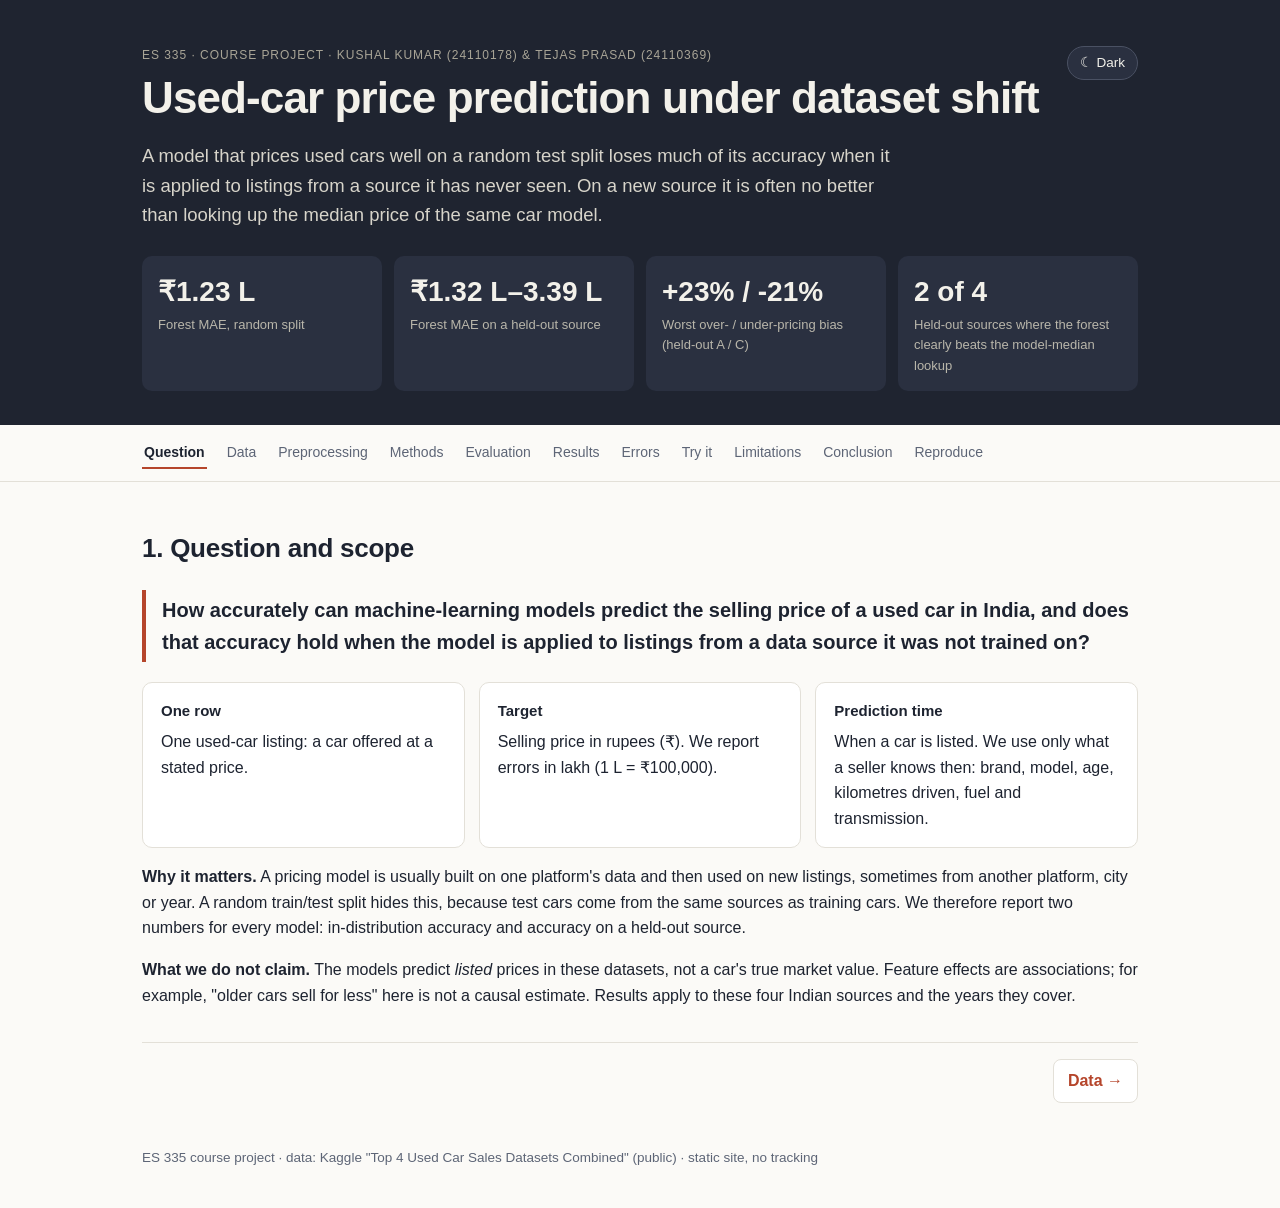
<file: docs/index.html>
<!DOCTYPE html>
<html lang="en">
<head>
<meta charset="utf-8">
<meta name="viewport" content="width=device-width, initial-scale=1">
<title>Used-Car Price Prediction Under Dataset Shift · ES 335</title>
<meta name="description" content="Do used-car price models trained on some Indian listing sources work on a source they have never seen? ES 335 course project.">
<link rel="icon" href="data:image/svg+xml,%3Csvg xmlns=%22http://www.w3.org/2000/svg%22 viewBox=%220 0 16 16%22%3E%3Crect width=%2216%22 height=%2216%22 rx=%223%22 fill=%22%23b5452b%22/%3E%3C/svg%3E">
<link rel="stylesheet" href="style.css?v=4">
<script>
  // Apply the saved or system theme before first paint
  (function () {
    var t = null;
    try { t = localStorage.getItem("theme"); } catch (e) {}
    if (!t) t = window.matchMedia && matchMedia("(prefers-color-scheme: dark)").matches ? "dark" : "light";
    document.documentElement.dataset.theme = t;
  })();
</script>
</head>
<body>
<header class="hero">
  <div class="wrap hero-wrap">
    <button type="button" id="theme-btn" class="theme-btn">☾ Dark</button>
    <p class="eyebrow">ES 335 · Course project · Kushal Kumar (24110178) &amp; Tejas Prasad (24110369)</p>
    <h1>Used-car price prediction under dataset shift</h1>
    <p class="lede">A model that prices used cars well on a random test split loses much of its accuracy when it is
      applied to listings from a source it has never seen. On a new source it is often no better than looking up the
      median price of the same car model.</p>
    <div class="kpis" id="kpis"></div>
  </div>
</header>

<nav class="toc" aria-label="Project sections">
  <div class="wrap">
    <a href="#question">Question</a><a href="#data">Data</a><a href="#prep">Preprocessing</a>
    <a href="#methods">Methods</a><a href="#evaluation">Evaluation</a><a href="#results">Results</a>
    <a href="#errors">Errors</a><a href="#try">Try it</a><a href="#limits">Limitations</a>
    <a href="#conclusion">Conclusion</a><a href="#reproduce">Reproduce</a>
  </div>
</nav>

<main class="wrap">

<!-- ======================= QUESTION ======================= -->
<section id="question">
  <h2>1. Question and scope</h2>
  <p class="q">How accurately can machine-learning models predict the selling price of a used car in India, and does that
    accuracy hold when the model is applied to listings from a data source it was not trained on?</p>
  <div class="grid3">
    <div class="card"><h4>One row</h4><p>One used-car listing: a car offered at a stated price.</p></div>
    <div class="card"><h4>Target</h4><p>Selling price in rupees (₹). We report errors in lakh (1 L = ₹100,000).</p></div>
    <div class="card"><h4>Prediction time</h4><p>When a car is listed. We use only what a seller knows then:
      brand, model, age, kilometres driven, fuel and transmission.</p></div>
  </div>
  <p><strong>Why it matters.</strong> A pricing model is usually built on one platform's data and then used on new
    listings, sometimes from another platform, city or year. A random train/test split hides this, because test cars
    come from the same sources as training cars. We therefore report two numbers for every model: in-distribution
    accuracy and accuracy on a held-out source.</p>
  <p><strong>What we do not claim.</strong> The models predict <em>listed</em> prices in these datasets, not a car's
    true market value. Feature effects are associations; for example, "older cars sell for less" here is not a causal
    estimate. Results apply to these four Indian sources and the years they cover.</p>
</section>

<!-- ======================= DATA ======================= -->
<section id="data">
  <h2>2. Data</h2>
  <p><strong>Source.</strong> <a href="https://www.kaggle.com/datasets/satvshr/top-4-used-car-sales-datasets-combined"><em>Top 4 Used Car Sales Datasets Combined</em></a> (Kaggle, file <code>output.csv</code>): four public Indian used-car datasets
    merged into one file of 32,200 rows and 14 columns (brand, model, transmission, age, fuel, engine, km, owner, price,
    location, mileage, power, seats, body type). The data are public and contain no personal information. We
    redistribute only derived summaries and a sample of predictions, not the raw file.</p>

  <h3>Recovering the four sources</h3>
  <p>The merged file has no column saying which original dataset a row came from, but our evaluation needs that.
    Each original dataset recorded a different set of columns, so the <em>pattern of missing columns</em> identifies
    the source. Four patterns cover all rows. The rules are in <code>src/prepare.py</code>.</p>
  <div class="table-wrap"><table id="source-table"></table></div>
  <p class="note">Labels A–D are ours. We did not match them to the original Kaggle dataset names, so we describe
    each source by what it contains.</p>

  <h3>The sources differ in ways that matter for prediction</h3>
  <div class="fig2">
    <figure><img src="figures/price_by_source.png" alt="Price distributions by source on a log scale. Source C has a long upper tail from luxury cars; sources B and D are narrower.">
      <figcaption>Price distribution per source. C has 15% luxury brands; B and D have almost none.</figcaption></figure>
    <figure><img src="figures/price_vs_age.png" alt="Median price against recorded age for each source. At the same recorded age, source C prices are highest and source A lowest.">
      <figcaption>Median price by recorded age. At the same recorded age, the price levels differ by source.</figcaption></figure>
  </div>
  <p>The clearest check holds the car fixed. The table shows the median price (₹ lakh) of the ten most common models
    for cars aged 5–8 years. Source A is consistently cheapest and C most expensive, so "age" or "price" probably does
    not mean exactly the same thing in each source. Possible reasons include different collection years, age computed
    from different reference years, or different platforms (dealer versus private seller). We cannot tell these apart
    from the data.</p>
  <div class="table-wrap"><table id="same-model"></table></div>

  <h3>Data-quality issues</h3>
  <ul>
    <li><strong>Missing columns by design:</strong> engine, owner, mileage, power, seats, location and body type are
      each absent from one or more sources (table above). Only brand, model, age, km, fuel, transmission and price exist
      everywhere.</li>
    <li><strong>Inconsistent model names</strong> across sources (Datsun's redi-GO appears as "redi go", "redigo", "redi-go" and "redi"; "swift dzire" vs "dzire"). We do not
      merge these by hand, because a pricing tool would meet the same messiness on a new platform. <span id="unseen-text"></span></li>
    <li><strong>Duplicates and impossible values:</strong> 185 exact duplicate listings, 17 odometer readings above
      500,000 km (max 6.5 million), and 0 used as a missing code for mileage and seats.</li>
    <li><strong>Suspect prices</strong> remain, such as a 5-year-old Porsche Cayenne listed at ₹2.0 L. We keep them
      because we cannot verify them, and we show them in the error analysis.</li>
  </ul>
</section>

<!-- ======================= PREPROCESSING ======================= -->
<section id="prep">
  <h2>3. Preprocessing</h2>
  <div class="grid2">
    <div class="card">
      <h4>Fixed row-level rules (before splitting)</h4>
      <ul id="clean-list"></ul>
      <p class="small">These rules use no statistics from the data, so applying them before the split cannot leak
        test information.</p>
    </div>
    <div class="card">
      <h4>Learned steps (inside the model pipeline, training data only)</h4>
      <ul>
        <li>One-hot encoding of brand, brand+model, fuel and transmission. The category list is learned from the
          training fold; models with fewer than 5 training listings share one "rare" column, and unseen models map to
          it too.</li>
        <li>Linear model: age, age² and log(1 + km), standardised with training-fold mean and SD.</li>
        <li>Target: log(price). Prices are right-skewed and depreciation is roughly multiplicative, so errors on
          the log scale are more even across cheap and expensive cars. Predictions are converted back with exp(·).</li>
        <li>Ablation only: median imputation plus missing indicators for engine, power, mileage, seats and owner,
          fitted on training data.</li>
      </ul>
    </div>
  </div>
  <p><strong>Feature choice.</strong> The main models use only the six features recorded in every source. The extra
    specs are missing for whole sources (for example, B has no engine column), so a model using them would see an
    all-missing column on some held-out sources. We test their in-distribution value as a separate ablation.</p>
</section>

<!-- ======================= METHODS ======================= -->
<section id="methods">
  <h2>4. Baselines and methods</h2>
  <div class="grid2">
    <div class="card m-mean"><h4>Mean baseline</h4><p>Predicts the average training price for every car. This is the
      proposal's reference point: any model must beat it to be useful.</p></div>
    <div class="card m-lookup"><h4>Model-median lookup <span class="tag">added</span></h4><p>Median training price of
      the same brand+model, falling back to the brand and then the overall median. It ignores age and km. It is what a
      person would do with a price list, so it is a stronger and more realistic baseline than the mean.</p></div>
    <div class="card m-linear"><h4>Linear regression (ridge, log price)</h4><p>Objective: least squares on log price
      plus an L2 penalty α‖w‖². Assumes each model has a fixed log-price offset and that depreciation is a smooth
      (quadratic) function of age plus a log-km effect, the same for all models. It is interpretable, and the penalty
      keeps coefficients for rare models stable.</p></div>
    <div class="card m-forest"><h4>Random forest (log price)</h4><p>Averages many regression trees, each grown on a
      bootstrap sample and split to reduce squared error. It needs no assumed functional form and captures
      interactions (for example, luxury cars depreciating faster). It cannot extrapolate beyond the training range.</p></div>
  </div>
  <p><strong>Tuning grids.</strong> Ridge α ∈ {0.1, 1, 10}. Forest: 120 trees, min samples per leaf ∈ {2, 5},
    fraction of features per split ∈ {0.3, 0.6}. Selection is by mean validation MAE.</p>
</section>

<!-- ======================= EVALUATION ======================= -->
<section id="evaluation">
  <h2>5. Evaluation design</h2>
  <p>Both designs were fixed before any model was compared.</p>
  <div class="grid2">
    <div class="card">
      <h4>A. Random split (in-distribution)</h4>
      <p>80/20 split stratified by source (25,597 train / 6,400 test). Hyperparameters are chosen by 5-fold CV on the
        80% only. The 20% is scored once.</p>
    </div>
    <div class="card">
      <h4>B. Leave-one-source-out (dataset shift)</h4>
      <p>For each source: train on the other three and score once on the held-out source. Tuning uses an
        <em>inner</em> leave-one-source-out CV over the three training sources, so the held-out source is never used
        for any choice. Tuning on the training sources also favours settings that transfer.</p>
    </div>
  </div>
  <div class="loso-diagram" id="loso-diagram" aria-label="Diagram of leave-one-source-out folds"></div>
  <h3>Metrics</h3>
  <ul>
    <li><strong>MAE (₹), primary:</strong> the typical error in rupees, as planned in the proposal.</li>
    <li><strong>RMSE (₹):</strong> weights large misses more heavily. It is dominated by expensive cars.</li>
    <li><strong>Median absolute % error</strong> and <strong>% within ±20%</strong>: comparable across sources with
      different price levels.</li>
    <li><strong>Median signed % error (bias):</strong> shows whether a model systematically over- or under-prices a
      source. This is the clearest signature of shift.</li>
  </ul>
  <p><strong>Uncertainty.</strong> 95% intervals come from 1,000 bootstrap resamples of test rows. Model differences
    are bootstrapped in pairs on the same resampled rows. These intervals reflect sampling of listings within a source.
    They do not cover the much larger uncertainty about which source comes next: with only four sources, we report each
    one separately instead of averaging.</p>
</section>

<!-- ======================= RESULTS ======================= -->
<section id="results">
  <h2>6. Results</h2>
  <h3>In-distribution versus held-out source</h3>
  <p>Outlined bars show the random-split test error for cars from each source. Coloured bars show the error when that
    source was held out entirely. Choose a metric:</p>
  <div class="controls" id="bar-controls">
    <label><input type="radio" name="barmetric" value="mae" checked> MAE (₹ L)</label>
    <label><input type="radio" name="barmetric" value="medape"> Median abs % error</label>
    <label><input type="radio" name="barmetric" value="bias_pct"> Bias (median signed %)</label>
    <label><input type="radio" name="barmetric" value="rmse"> RMSE (₹ L)</label>
  </div>
  <div id="bars" class="chart"></div>

  <div class="table-wrap"><table id="main-table"></table></div>
  <p class="note" id="tuning-note"></p>

  <div class="findings">
    <div class="finding"><b>1</b><p><strong>In-distribution, ML clearly helps.</strong> On the random split, the forest
      (MAE ₹1.23 L) and linear model (₹1.28 L) improve on the model-median lookup (₹1.87 L) by about a third, and on
      the mean baseline (₹3.97 L) by two-thirds. The forest beats the linear model by ₹0.05 L (95% CI 0.01–0.08),
      which is real but small.</p></div>
    <div class="finding"><b>2</b><p><strong>On an unseen source, errors roughly double</strong> (forest MAE: A 1.19 →
      2.37, B 0.84 → 1.39, C 2.02 → 3.39, D 0.87 → 1.32 lakh). The advantage over the lookup largely disappears:
      the forest is within ±6% of it on A, B and C, and the paired CI for B includes zero.</p></div>
    <div class="finding"><b>3</b><p><strong>The damage is mostly bias, not noise.</strong> Held-out A is over-priced by
      about 24–28% and held-out C under-priced by about 21–23%. B and D show almost no bias. The lookup has little
      bias because it ignores age (see the age check in <a href="#errors">Errors</a>).</p></div>
    <div class="finding"><b>4</b><p><strong>The more complex model is not the more robust one.</strong> Under shift, the
      linear model beats the forest on C (by ₹0.08 L) and on D (by ₹0.27 L; 95% CI 0.21–0.34). The forest's
      in-distribution edge does not transfer.</p></div>
  </div>

  <h3>Interactive: inspect the held-out predictions</h3>
  <p>Each dot is a listing (up to 700 sampled per source; metrics use every row). Points on the diagonal are exact.
    Points above it are over-priced and points below it under-priced. Hover over a dot for details. Switch to
    "random split" to see the same cars when their source was available in training.</p>
  <div class="explorer">
    <div class="controls">
      <label>Evaluation <select id="ex-design"><option value="loso">Held-out source (shift)</option><option value="random">Random split</option></select></label>
      <label>Source <select id="ex-source"><option>A</option><option>B</option><option selected>C</option><option>D</option></select></label>
      <label>Model <select id="ex-model"><option value="mean">Mean baseline</option><option value="lookup">Model-median lookup</option><option value="linear">Linear (ridge)</option><option value="forest" selected>Random forest</option></select></label>
      <label class="chk"><input type="checkbox" id="ex-unseen"> Highlight car models absent from training</label>
    </div>
    <div class="ex-body">
      <div class="scatter-wrap"><canvas id="scatter" width="560" height="460" aria-label="Actual versus predicted price scatter"></canvas><div id="tip" class="tip" hidden></div></div>
      <div class="ex-stats" id="ex-stats"></div>
    </div>
  </div>

  <h3>Do the extra specs help? (ablation)</h3>
  <p id="ablation-text"></p>
</section>

<!-- ======================= ERRORS ======================= -->
<section id="errors">
  <h2>7. Errors and what explains them</h2>

  <h3>Where the forest goes wrong on held-out sources</h3>
  <p>Median absolute % error by actual price band (signed bias in brackets). Darker cells mean larger errors.</p>
  <div class="table-wrap"><table id="band-table" class="heat"></table></div>
  <p>On every held-out source, the forest over-prices the cheapest cars and under-prices the most expensive ones.
    This is regression to the middle, made worse on C, the source with the most luxury cars (47% median error above ₹20 L).</p>

  <h3>Representative large errors</h3>
  <div class="table-wrap"><table id="worst-table"></table></div>
  <ul>
    <li><strong>The "rare model" bucket fails for cheap rare cars.</strong> Datsun redi-GO automatics (~₹3 L) are
      priced at ₹18–22 L by the forest. The model had fewer than 5 training listings, or appeared under a spelling never seen
      in training, so it was encoded as "rare". When D is held out, the automatics in that rare bucket have a median
      price of ₹24 L and are mostly Audi, Volvo and Mercedes, so the forest gives a cheap rare automatic a luxury
      price. The lookup, which uses the actual model
      median, gets these right. A target or brand-level encoding of rare models would be a sensible fix.</li>
    <li><strong>Inconsistent spelling turns a common car into an "unknown" one.</strong> Datsun's redi-GO is
      "redigo" or "redi-go" in A, "redi go" in B, "redi" or "redi-go" in C and "redi" in D. The models match names as
      exact text, so when B is held out none of its 75 redi-GO listings are recognised, although the same car appears
      in every other source. "tata new" in C is the same problem.</li>
    <li><strong>Likely label errors.</strong> A ₹2.0 L Porsche Cayenne, a ₹3 L Innova and a ₹44k Nano are probably
      unit or entry mistakes. All models "fail" on them, and they inflate RMSE more than MAE.</li>
  </ul>

  <h3>Is the bias an age-definition shift? (diagnostic)</h3>
  <div class="fig2">
    <figure><img src="figures/age_offset.png" alt="Median signed error of the linear model as years are added to the held-out source's recorded age. Source A's bias crosses zero at about plus 3.5 years, source C's at about minus 3 years.">
      <figcaption>Linear model: bias on the held-out source if we add k years to its recorded age.</figcaption></figure>
    <div>
      <p>We refitted each held-out model and shifted the held-out source's recorded age. Source A's +28% bias
        disappears at about <strong>+3.5 years</strong> and C's −23% at about <strong>−3 years</strong>. B and D are
        already near zero. A gap of about 6–7 years between A and C is what you would expect if "age" were measured
        against different reference years, for example data collected years apart.</p>
      <p class="note">This uses test labels, so it is a diagnostic, not a model. It shows the bias is
        <em>consistent with</em> an age or collection-time shift. It cannot rule out a real price-level difference
        between platforms, which would look the same.</p>
    </div>
  </div>

  <h3>Interactive: what if we had a few labelled listings from the new source?</h3>
  <p>A practical remedy for bias is to label k listings from the new source and rescale every prediction by their
    median actual/predicted ratio. Each point averages 200 random draws of k listings, scored on the rest.</p>
  <div class="controls">
    <label>Held-out source <select id="rc-source"><option>A</option><option>B</option><option selected>C</option><option>D</option></select></label>
    <label>k = <output id="rc-kout">25</output><input type="range" id="rc-k" min="0" max="6" value="3" step="1"></label>
  </div>
  <div class="recal">
    <div id="recal-chart" class="chart"></div>
    <div id="recal-stats" class="ex-stats"></div>
  </div>
  <p>The correction helps only where there is bias. With 25 labels, linear MAE on A falls from ₹2.41 L to ₹1.64 L
    and on C from ₹3.31 L to ₹2.61 L. On B and D, where bias is near zero, it adds noise and makes things slightly
    worse when k is small. It does not fix the luxury-car or rare-model errors.</p>
</section>

<!-- ======================= TRY IT ======================= -->
<section id="try">
  <h2>8. Try it: price a car</h2>
  <p>These models were retrained on all four sources: ridge with the random-split α, and a compact 20-tree forest
    whose random-split MAE (<span id="compact-mae"></span>) is close to the full forest's
    (<span id="full-mae"></span>). The error range shown is the held-out-source median % error, a fairer guide than the
    random-split figure for listings from a new platform.</p>
  <div class="predict">
    <form id="pform" onsubmit="return false">
      <label>Brand <select id="p-brand"></select></label>
      <label>Model <select id="p-model"></select></label>
      <label>Age (years) <input type="number" id="p-age" min="0" max="25" step="1" value="6"></label>
      <label>Kilometres driven <input type="number" id="p-km" min="0" max="500000" step="1000" value="50000"></label>
      <label>Fuel <select id="p-fuel"><option>petrol</option><option>diesel</option><option>cng</option><option>lpg</option><option>electric</option></select></label>
      <label>Transmission <select id="p-tr"><option>manual</option><option>automatic</option></select></label>
    </form>
    <div id="p-out" class="p-out"><p class="small">Loading models…</p></div>
  </div>
  <div class="controls"><label>Depreciation curve: vary age from 0 to 20 with other inputs fixed</label></div>
  <div id="dep-chart" class="chart"></div>
  <p class="note">The forest's curve is a step function. It can only reproduce price levels seen in training, so
    it is not guaranteed to fall with age the way the linear model's smooth curve does. The two models can disagree sharply on rare models. That disagreement is a useful warning sign
    (see the Datsun example in <a href="#errors">Errors</a>).</p>
</section>

<!-- ======================= LIMITATIONS ======================= -->
<section id="limits">
  <h2>9. Limitations</h2>
  <ul>
    <li><strong>The sources are reconstructed, not given.</strong> The missingness rules are clean (four patterns
      account for every row), but we could not confirm them against the original files.</li>
    <li><strong>Four sources is a small sample of "shift".</strong> Each held-out result is one draw. The bootstrap
      intervals describe noise within a source, not how a fifth platform would behave.</li>
    <li><strong>Age, price level and platform are confounded.</strong> We cannot tell whether the bias comes from age
      definitions, inflation over time or platform pricing.</li>
    <li><strong>Few features.</strong> Variant, condition, city and listing date are missing or inconsistent. The
      ablation shows the extra specs help in-distribution, but they are not available everywhere.</li>
    <li><strong>Model names are not standardised across sources.</strong> We found this by inspecting errors on the
      held-out sources, so we did not fix it and re-run: that would let the test sources shape the model. A natural
      next step, tested on fresh data, would be to normalise spellings (for example removing spaces and hyphens) and
      to group rare models by brand instead of one shared "rare" category.</li>
    <li><strong>Listed prices, not transaction prices</strong>, and some labels look wrong.</li>
    <li><strong>The compact website forest</strong> differs slightly from the evaluated forest. All reported metrics
      come from the full models in <code>src/evaluate.py</code>.</li>
  </ul>
</section>

<!-- ======================= CONCLUSION ======================= -->
<section id="conclusion">
  <h2>10. Conclusion</h2>
  <p>On a random split, both ML models give a large, statistically clear improvement over simple baselines. This is
    the number usually reported. When the test listings come from a source the model has never seen, errors roughly
    double and most of the advantage over a model-median lookup disappears. The main cause is systematic bias on two
    of the four sources (±20–28%), consistent with differences in how age or price level is recorded. The more
    flexible random forest is no more robust than ridge regression, and is worse on two held-out sources. For a pricing
    tool to be used on a new platform, a random-split score overstates reliability. A small labelled sample from the
    new platform is the cheapest way to detect and partly correct the bias.</p>
</section>

<!-- ======================= REPRODUCE ======================= -->
<section id="reproduce">
  <h2>11. Reproduce</h2>
  <ol>
    <li>Download <a href="https://www.kaggle.com/datasets/satvshr/top-4-used-car-sales-datasets-combined"><em>Top 4 Used Car Sales Datasets Combined</em></a> from Kaggle and save the CSV as <code>data/raw.csv</code>
      (32,200 rows). It is not redistributed in the repository.</li>
    <li><code>pip install -r requirements.txt</code> (Python 3.10+, scikit-learn 1.4+).</li>
    <li>Run in order:
<pre>python src/prepare.py data/raw.csv data/clean.csv   # cleaning + source reconstruction
python src/explore.py data/clean.csv                # data summaries, figures
python src/evaluate.py data/clean.csv               # random split + leave-one-source-out (~10 min, 2 cores)
python src/diagnostics.py data/clean.csv            # error analysis, recalibration, age check
python src/export_web.py data/clean.csv docs/data   # website data + compact models</pre></li>
    <li>Or run <code>walkthrough.ipynb</code>, which executes the same steps and shows the main tables.</li>
    <li>View the site locally: <code>python -m http.server -d docs</code>, then open <code>localhost:8000</code>.</li>
  </ol>
  <p><strong>Splits:</strong> random split uses <code>train_test_split(test_size=0.2, stratify=source,
    random_state=42)</code>. Source rules are in <code>src/prepare.py</code>. All seeds are 42.</p>
</section>

</main>
<footer><div class="wrap small">ES 335 course project · data: Kaggle "Top 4 Used Car Sales Datasets Combined" (public) · static site, no tracking</div></footer>
<script src="models.js?v=4"></script>
<script src="app.js?v=4"></script>
</body>
</html>
</file>
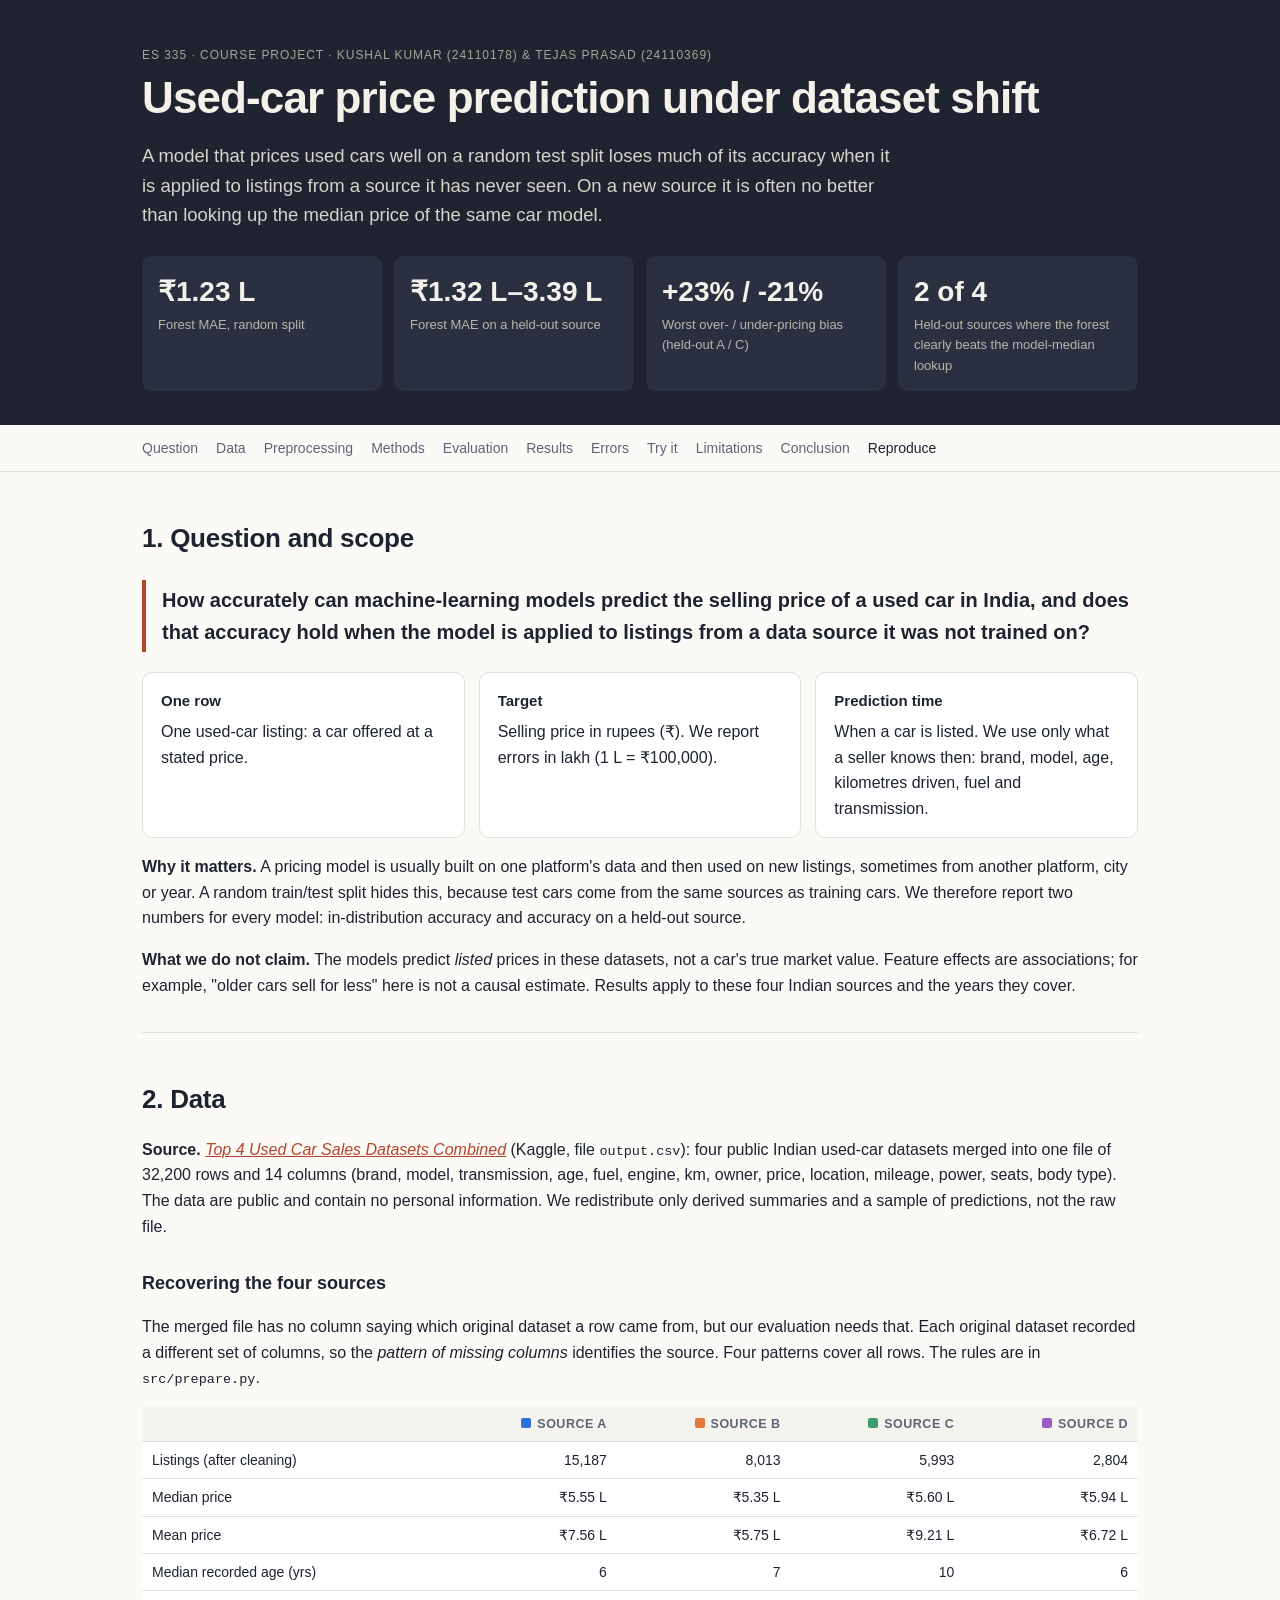
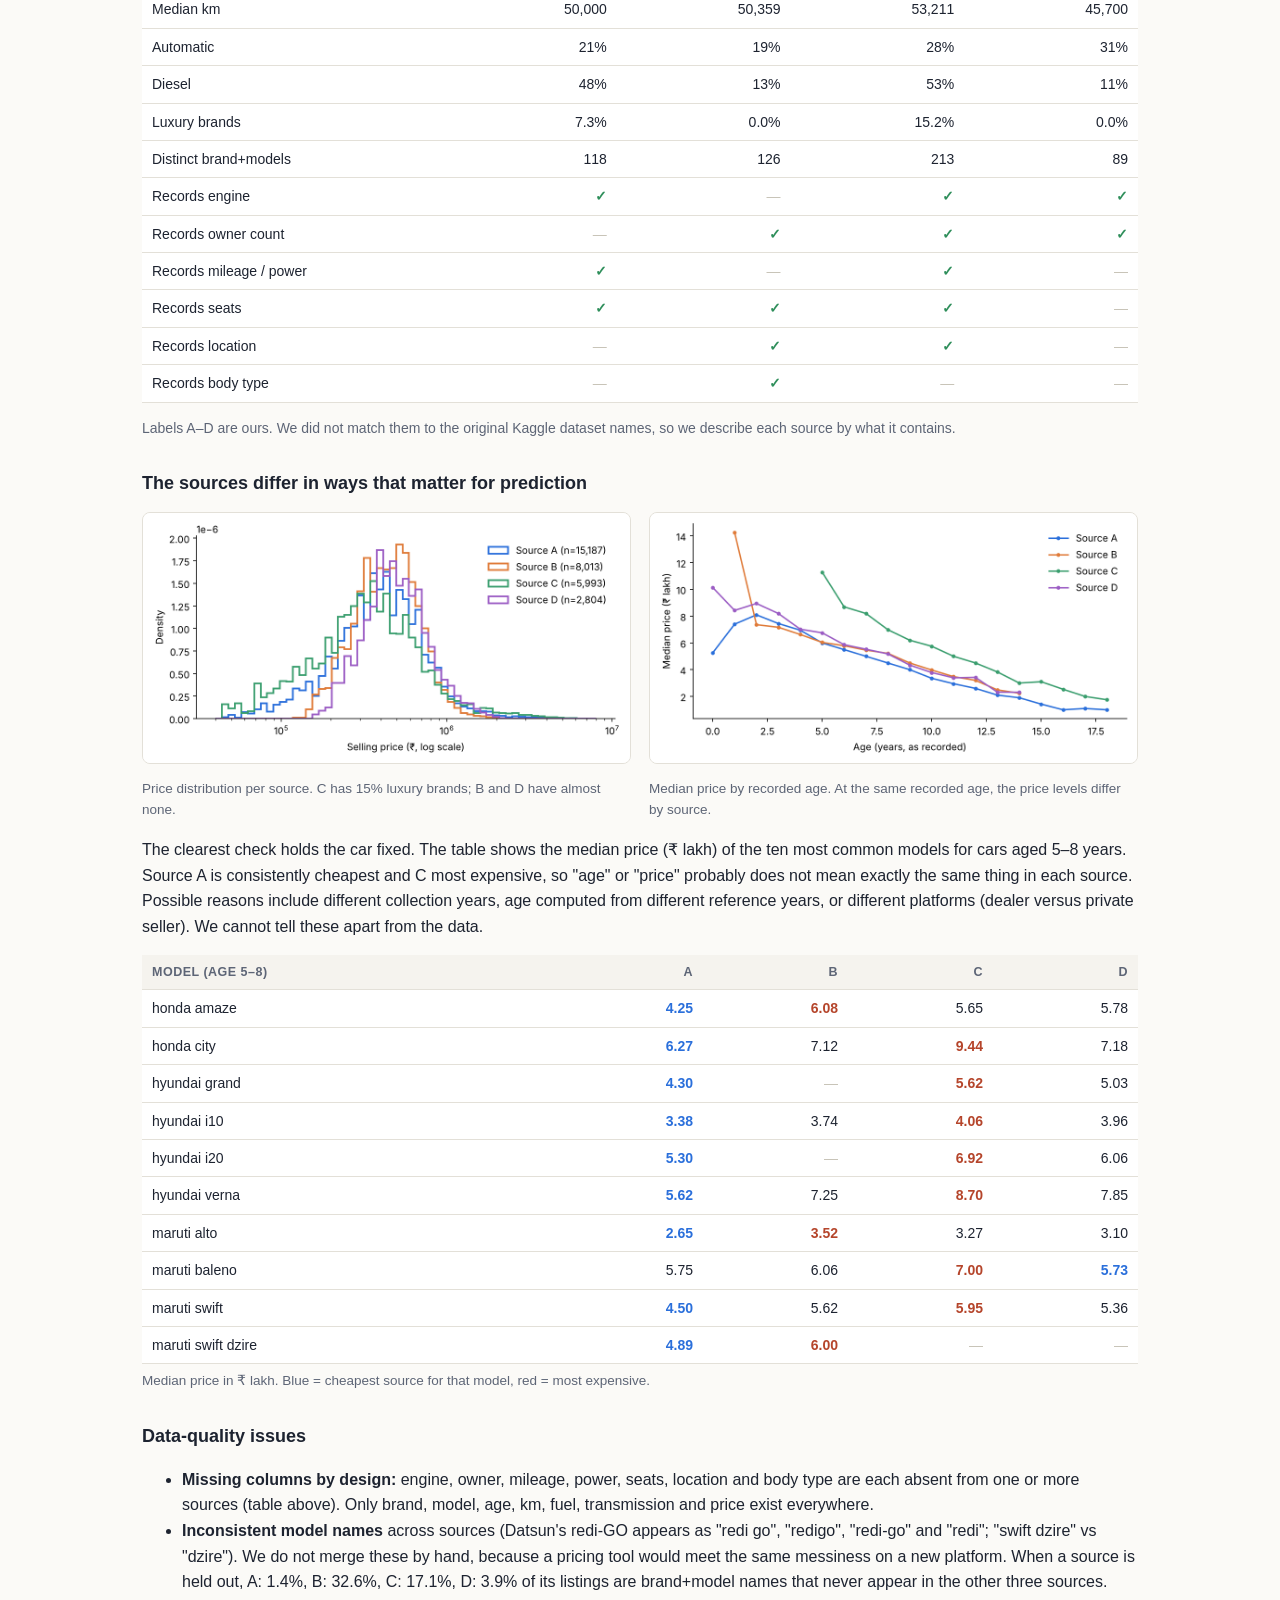
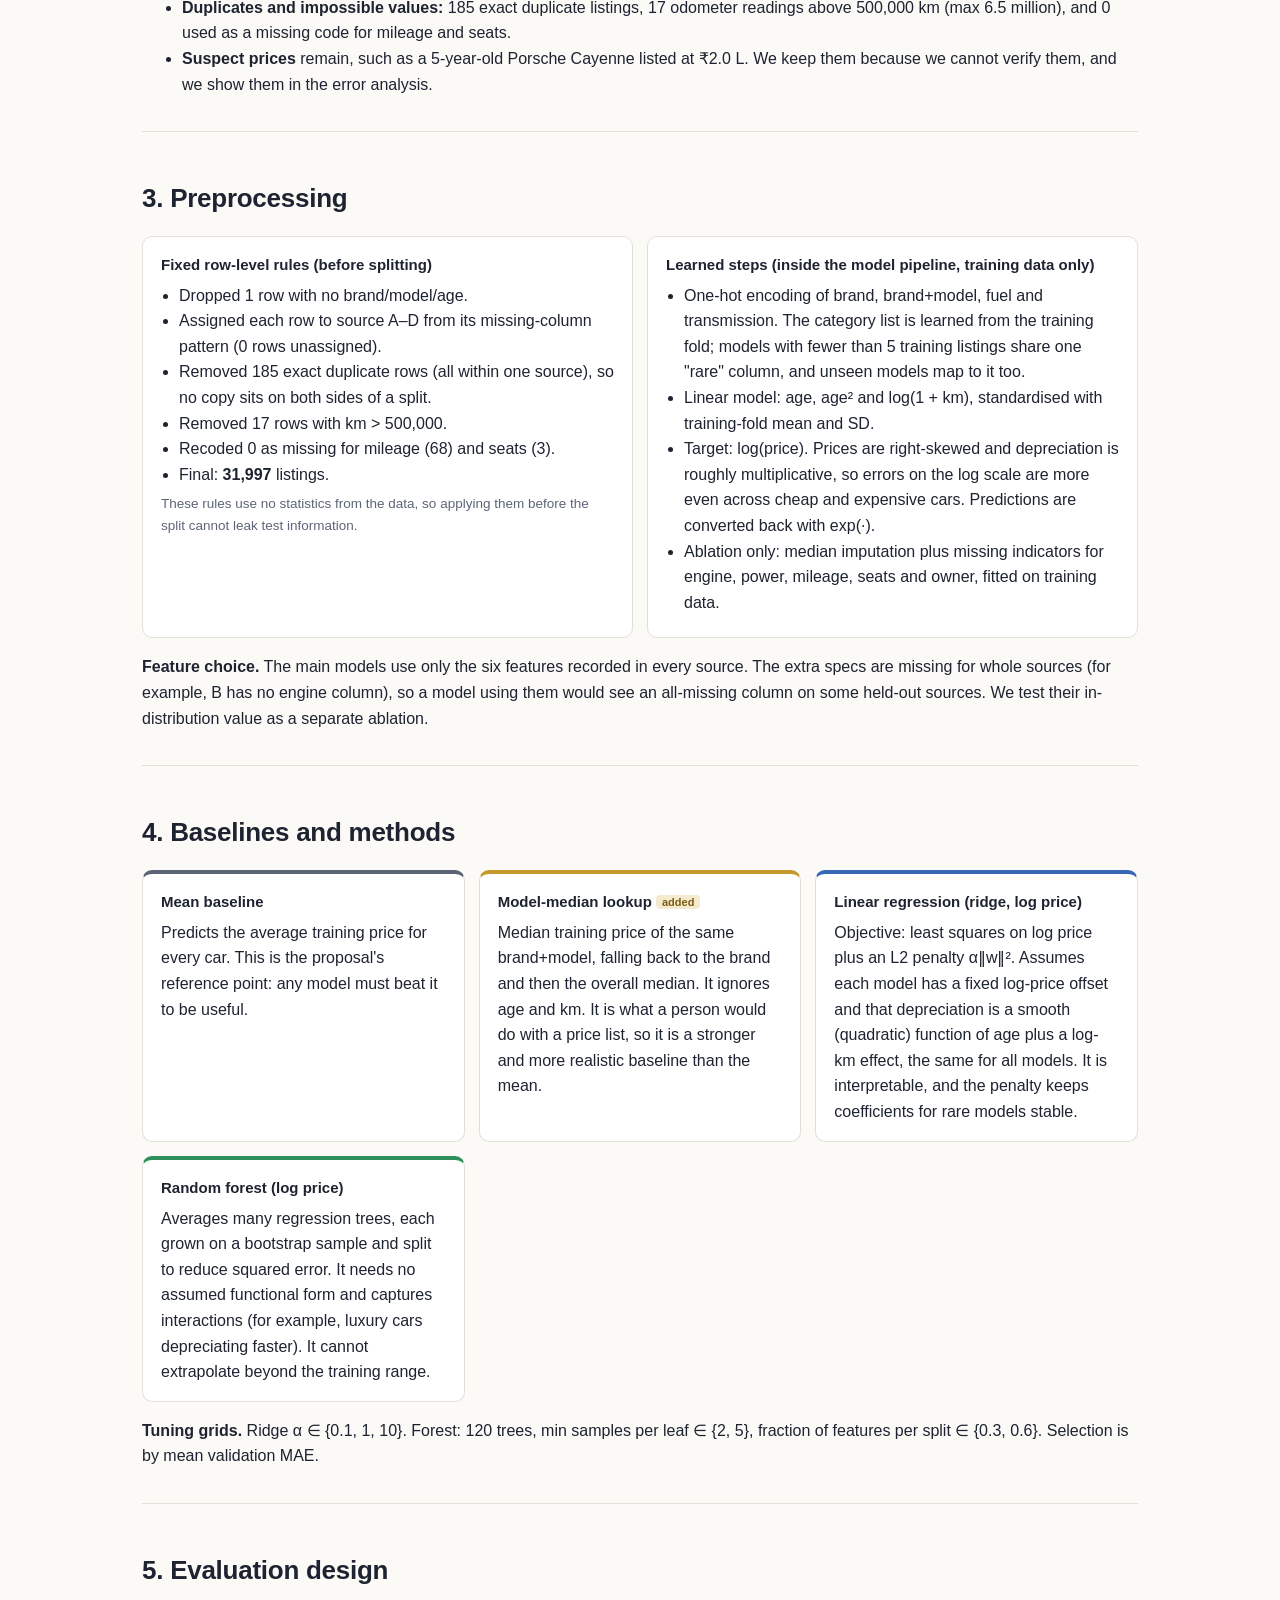
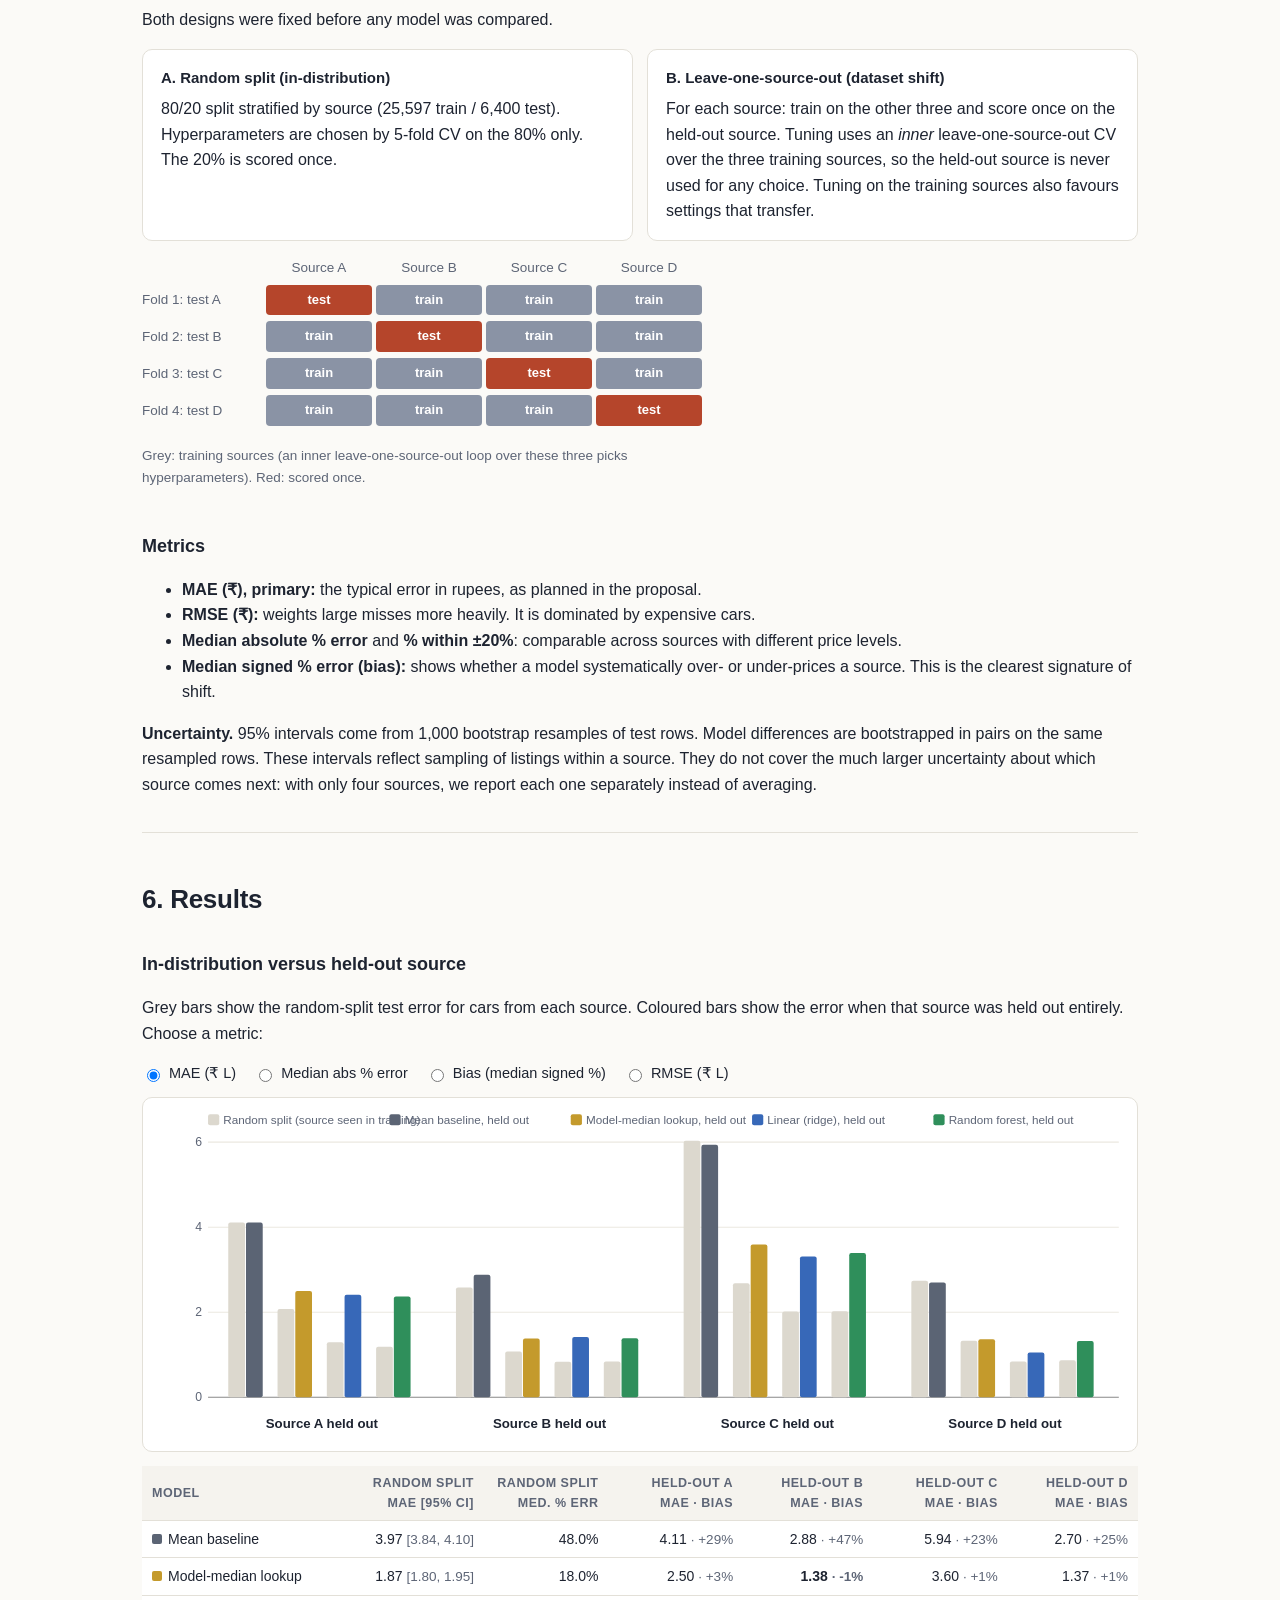
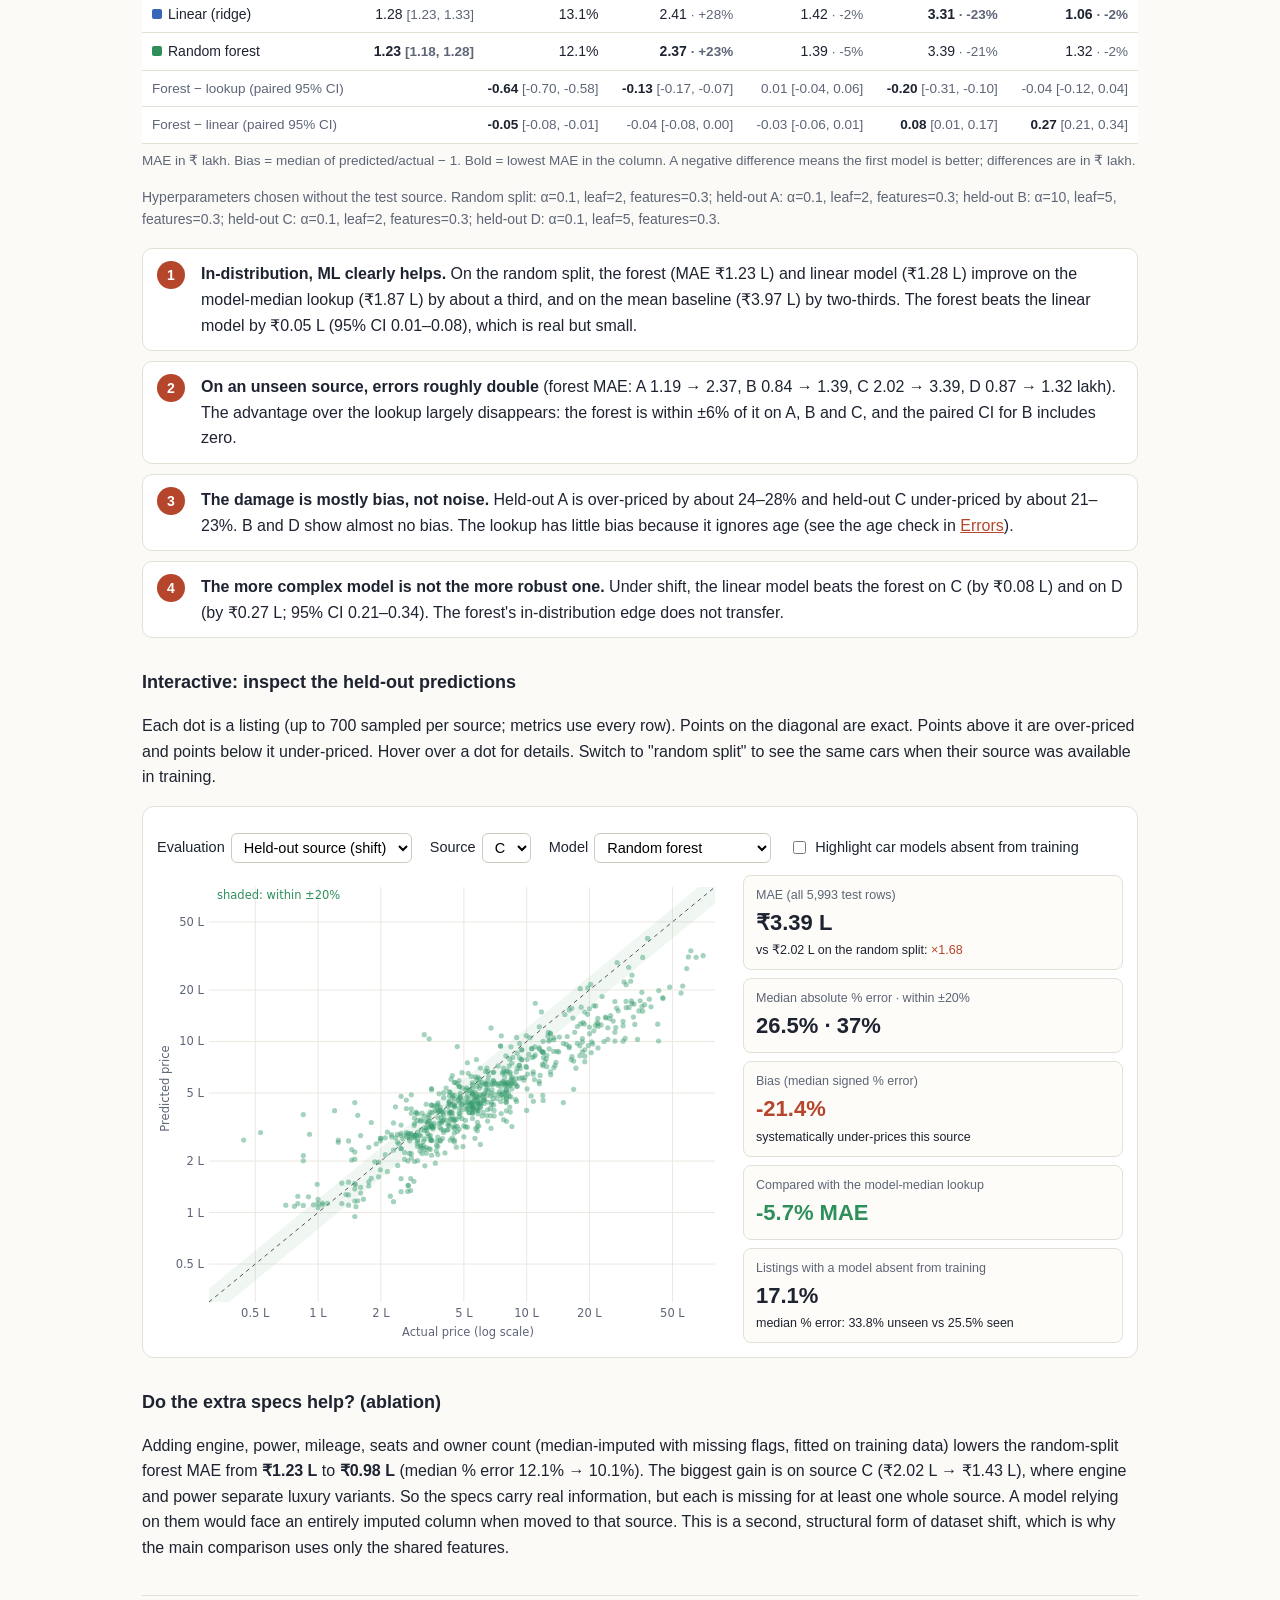
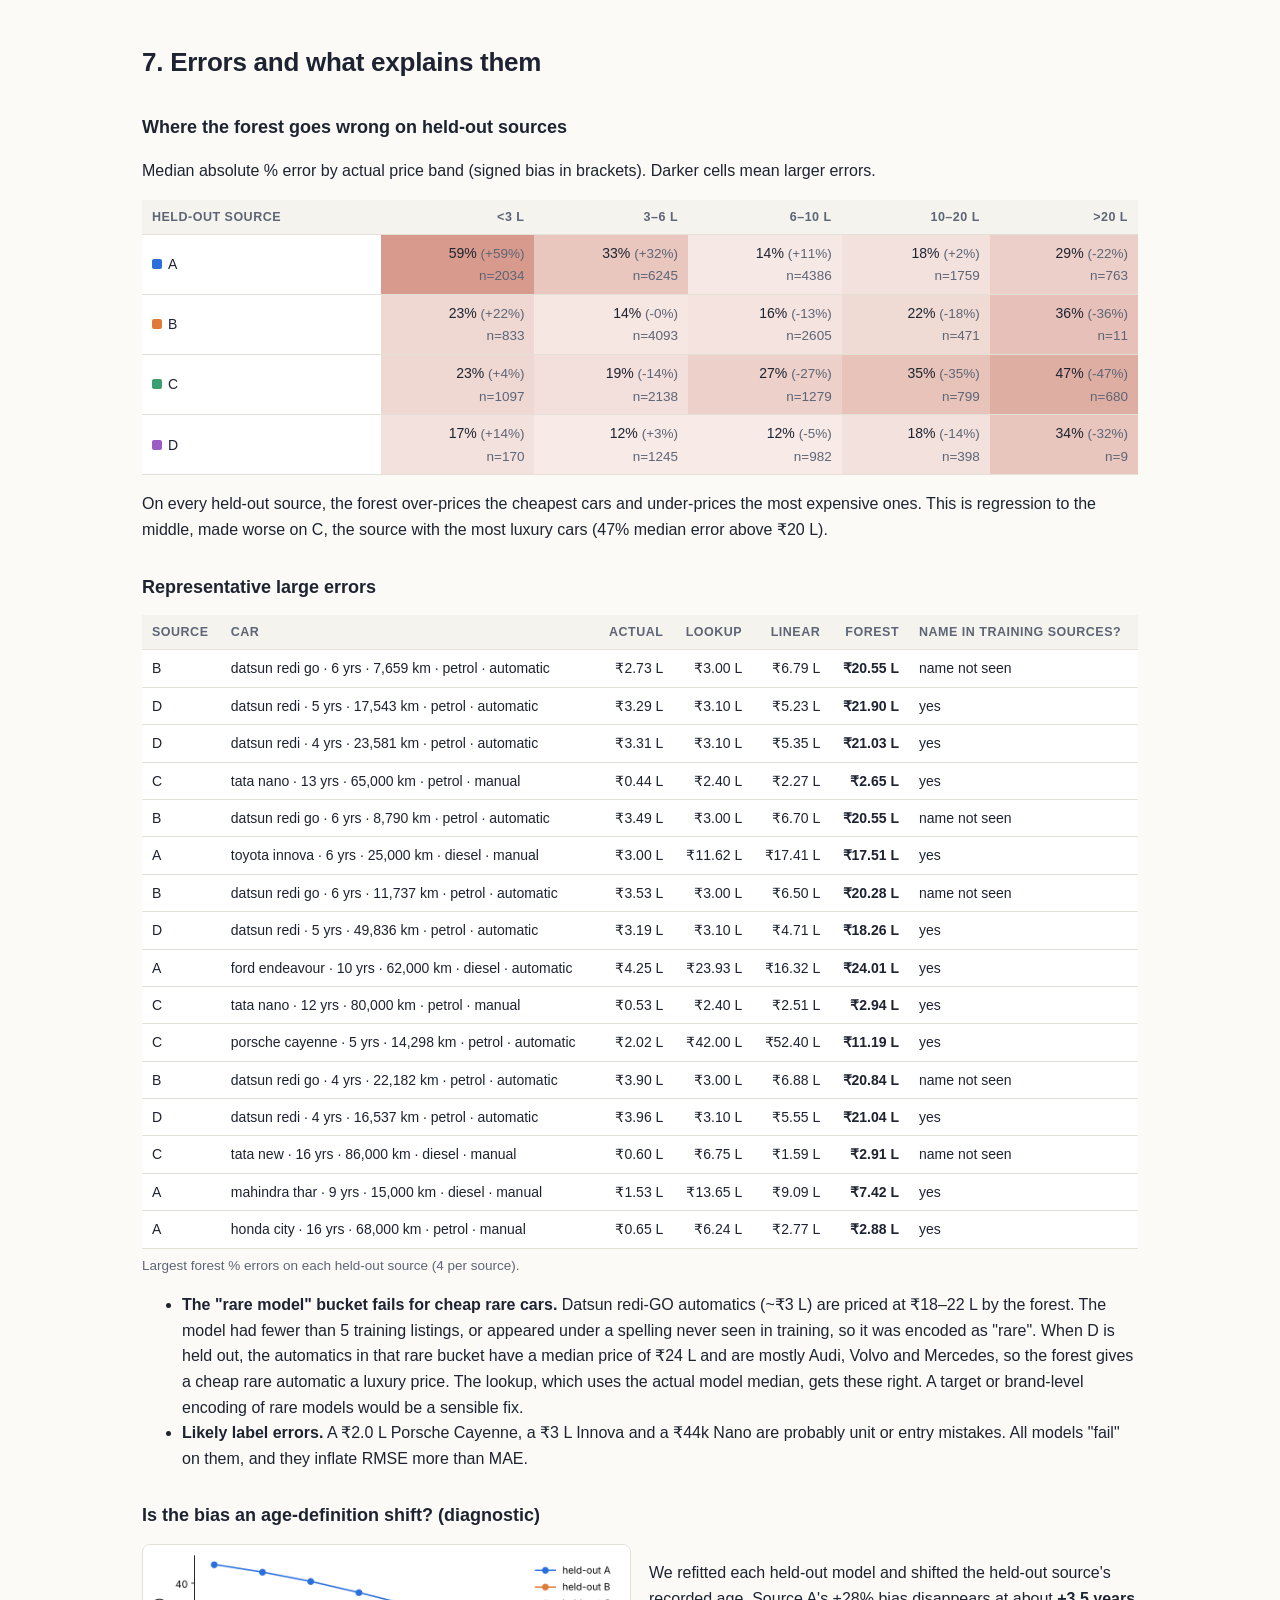
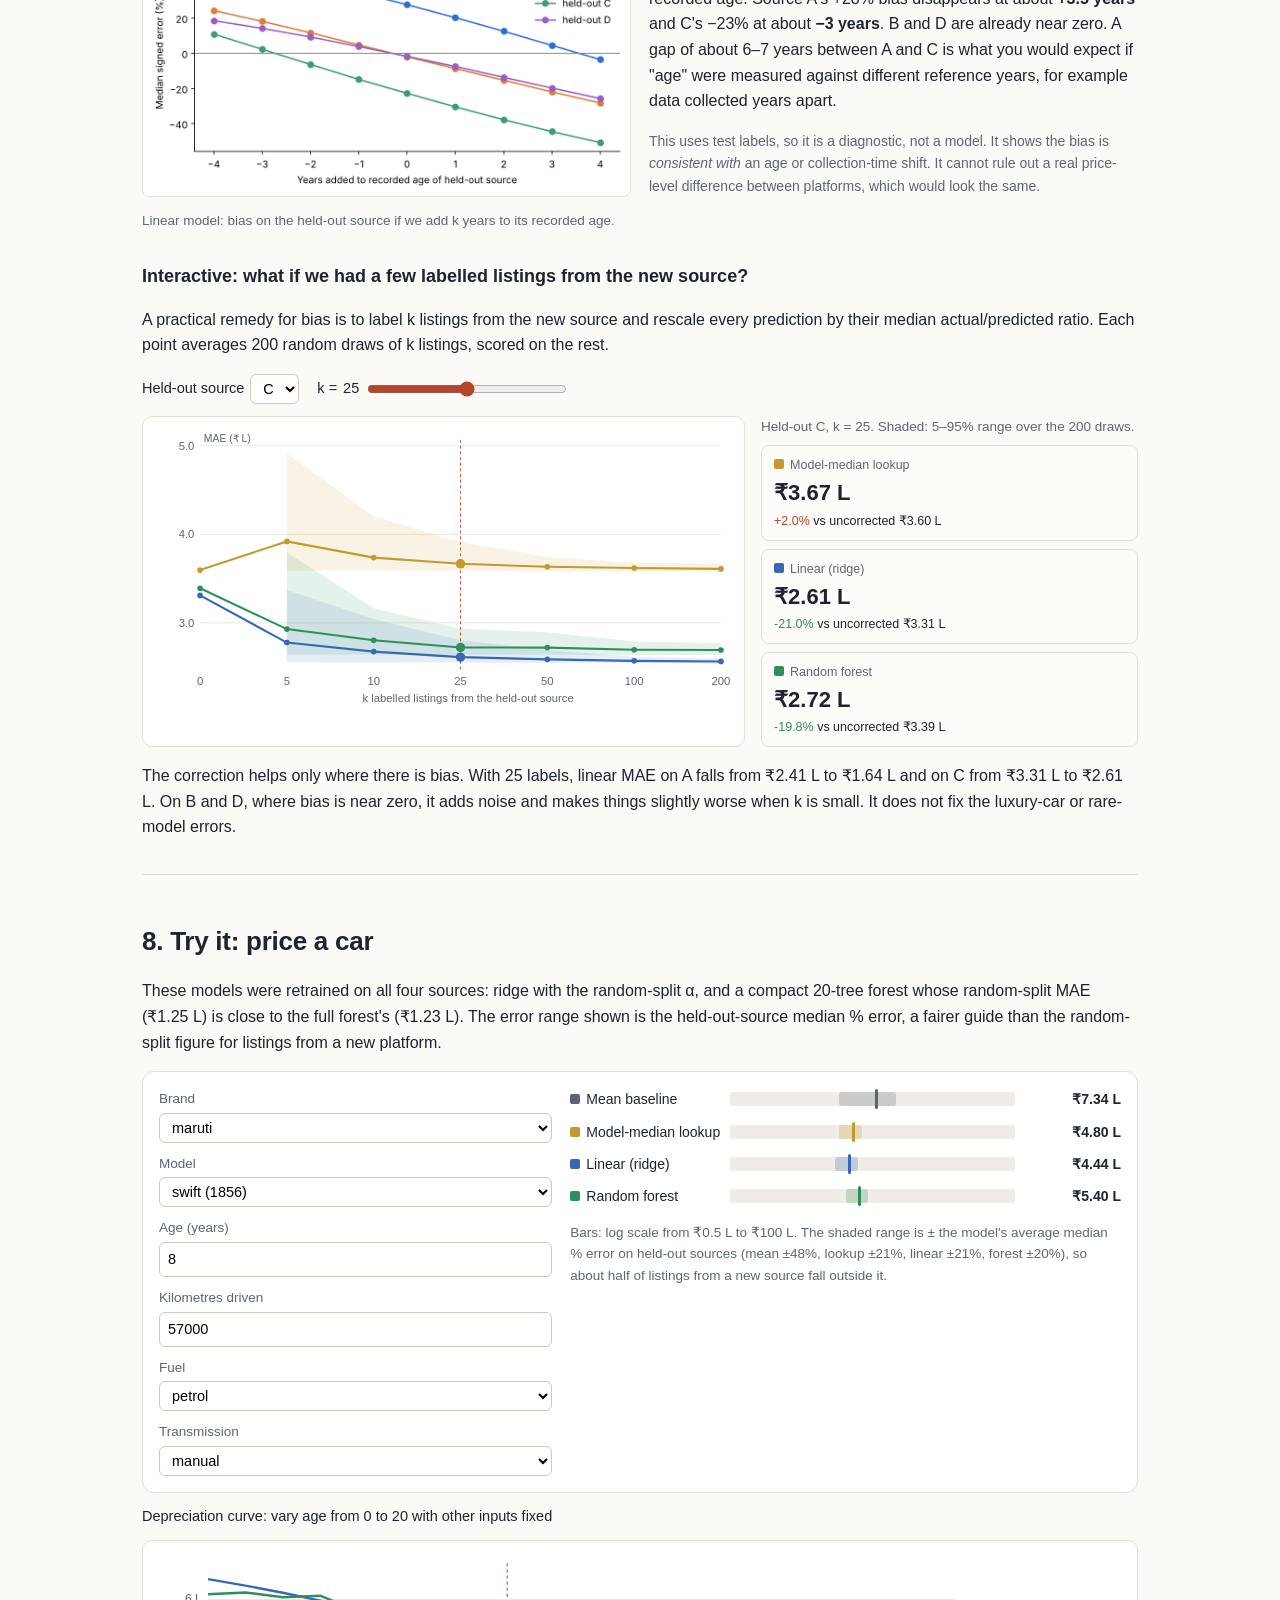
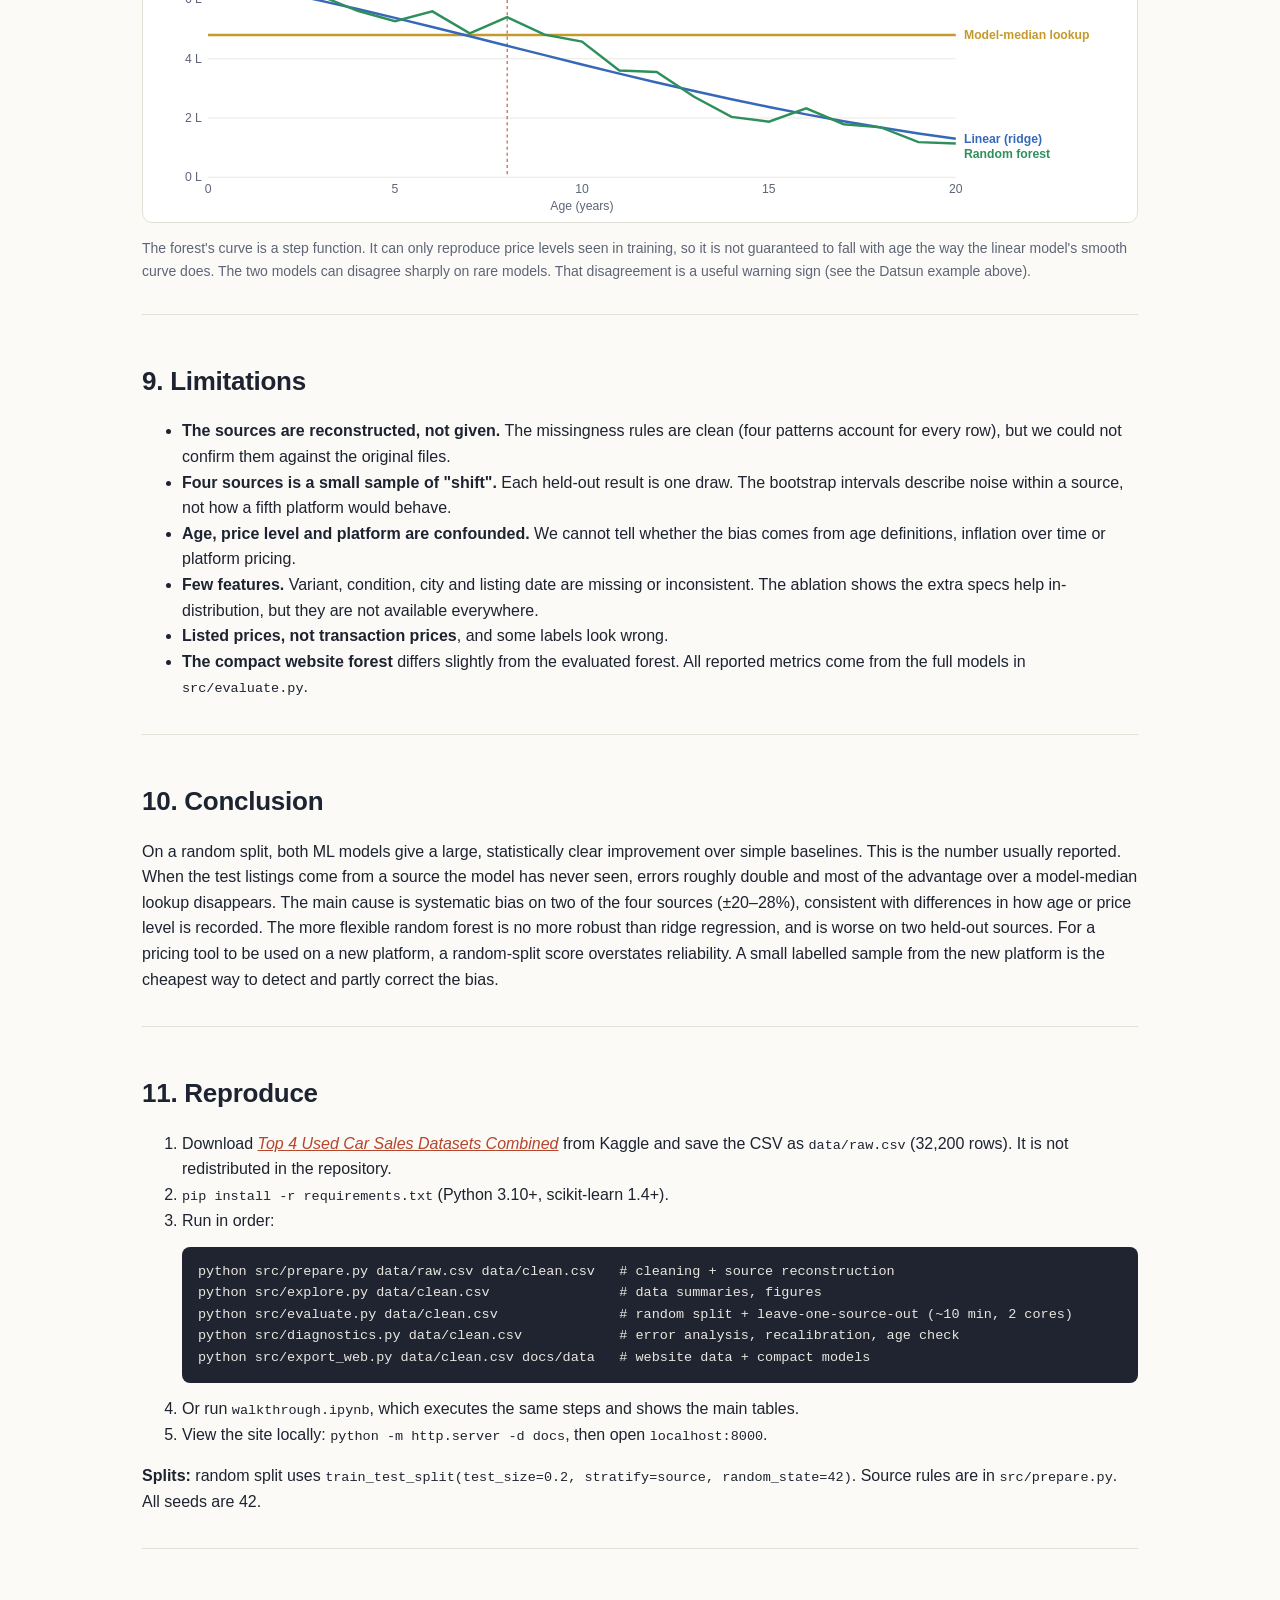
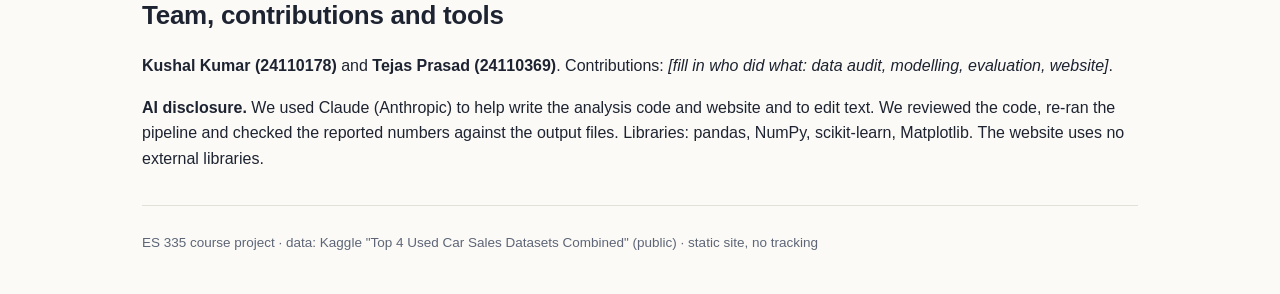
<file: project/docs/index.html>
<!DOCTYPE html>
<html lang="en">
<head>
<meta charset="utf-8">
<meta name="viewport" content="width=device-width, initial-scale=1">
<title>Used-Car Price Prediction Under Dataset Shift · ES 335</title>
<meta name="description" content="Do used-car price models trained on some Indian listing sources work on a source they have never seen? ES 335 course project.">
<link rel="icon" href="data:image/svg+xml,%3Csvg xmlns=%22http://www.w3.org/2000/svg%22 viewBox=%220 0 16 16%22%3E%3Crect width=%2216%22 height=%2216%22 rx=%223%22 fill=%22%23b5452b%22/%3E%3C/svg%3E">
<link rel="stylesheet" href="style.css">
</head>
<body>
<header class="hero">
  <div class="wrap">
    <p class="eyebrow">ES 335 · Course project · Kushal Kumar (24110178) &amp; Tejas Prasad (24110369)</p>
    <h1>Used-car price prediction under dataset shift</h1>
    <p class="lede">A model that prices used cars well on a random test split loses much of its accuracy when it is
      applied to listings from a source it has never seen. On a new source it is often no better than looking up the
      median price of the same car model.</p>
    <div class="kpis" id="kpis"></div>
  </div>
</header>

<nav class="toc" aria-label="Sections">
  <div class="wrap">
    <a href="#question">Question</a><a href="#data">Data</a><a href="#prep">Preprocessing</a>
    <a href="#methods">Methods</a><a href="#evaluation">Evaluation</a><a href="#results">Results</a>
    <a href="#errors">Errors</a><a href="#try">Try it</a><a href="#limits">Limitations</a>
    <a href="#conclusion">Conclusion</a><a href="#reproduce">Reproduce</a>
  </div>
</nav>

<main class="wrap">

<!-- ======================= QUESTION ======================= -->
<section id="question">
  <h2>1. Question and scope</h2>
  <p class="q">How accurately can machine-learning models predict the selling price of a used car in India, and does that
    accuracy hold when the model is applied to listings from a data source it was not trained on?</p>
  <div class="grid3">
    <div class="card"><h4>One row</h4><p>One used-car listing: a car offered at a stated price.</p></div>
    <div class="card"><h4>Target</h4><p>Selling price in rupees (₹). We report errors in lakh (1 L = ₹100,000).</p></div>
    <div class="card"><h4>Prediction time</h4><p>When a car is listed. We use only what a seller knows then:
      brand, model, age, kilometres driven, fuel and transmission.</p></div>
  </div>
  <p><strong>Why it matters.</strong> A pricing model is usually built on one platform's data and then used on new
    listings, sometimes from another platform, city or year. A random train/test split hides this, because test cars
    come from the same sources as training cars. We therefore report two numbers for every model: in-distribution
    accuracy and accuracy on a held-out source.</p>
  <p><strong>What we do not claim.</strong> The models predict <em>listed</em> prices in these datasets, not a car's
    true market value. Feature effects are associations; for example, "older cars sell for less" here is not a causal
    estimate. Results apply to these four Indian sources and the years they cover.</p>
</section>

<!-- ======================= DATA ======================= -->
<section id="data">
  <h2>2. Data</h2>
  <p><strong>Source.</strong> <a href="https://www.kaggle.com/datasets/satvshr/top-4-used-car-sales-datasets-combined"><em>Top 4 Used Car Sales Datasets Combined</em></a> (Kaggle, file <code>output.csv</code>): four public Indian used-car datasets
    merged into one file of 32,200 rows and 14 columns (brand, model, transmission, age, fuel, engine, km, owner, price,
    location, mileage, power, seats, body type). The data are public and contain no personal information. We
    redistribute only derived summaries and a sample of predictions, not the raw file.</p>

  <h3>Recovering the four sources</h3>
  <p>The merged file has no column saying which original dataset a row came from, but our evaluation needs that.
    Each original dataset recorded a different set of columns, so the <em>pattern of missing columns</em> identifies
    the source. Four patterns cover all rows. The rules are in <code>src/prepare.py</code>.</p>
  <div class="table-wrap"><table id="source-table"></table></div>
  <p class="note">Labels A–D are ours. We did not match them to the original Kaggle dataset names, so we describe
    each source by what it contains.</p>

  <h3>The sources differ in ways that matter for prediction</h3>
  <div class="fig2">
    <figure><img src="figures/price_by_source.png" alt="Price distributions by source on a log scale. Source C has a long upper tail from luxury cars; sources B and D are narrower.">
      <figcaption>Price distribution per source. C has 15% luxury brands; B and D have almost none.</figcaption></figure>
    <figure><img src="figures/price_vs_age.png" alt="Median price against recorded age for each source. At the same recorded age, source C prices are highest and source A lowest.">
      <figcaption>Median price by recorded age. At the same recorded age, the price levels differ by source.</figcaption></figure>
  </div>
  <p>The clearest check holds the car fixed. The table shows the median price (₹ lakh) of the ten most common models
    for cars aged 5–8 years. Source A is consistently cheapest and C most expensive, so "age" or "price" probably does
    not mean exactly the same thing in each source. Possible reasons include different collection years, age computed
    from different reference years, or different platforms (dealer versus private seller). We cannot tell these apart
    from the data.</p>
  <div class="table-wrap"><table id="same-model"></table></div>

  <h3>Data-quality issues</h3>
  <ul>
    <li><strong>Missing columns by design:</strong> engine, owner, mileage, power, seats, location and body type are
      each absent from one or more sources (table above). Only brand, model, age, km, fuel, transmission and price exist
      everywhere.</li>
    <li><strong>Inconsistent model names</strong> across sources (Datsun's redi-GO appears as "redi go", "redigo", "redi-go" and "redi"; "swift dzire" vs "dzire"). We do not
      merge these by hand, because a pricing tool would meet the same messiness on a new platform. <span id="unseen-text"></span></li>
    <li><strong>Duplicates and impossible values:</strong> 185 exact duplicate listings, 17 odometer readings above
      500,000 km (max 6.5 million), and 0 used as a missing code for mileage and seats.</li>
    <li><strong>Suspect prices</strong> remain, such as a 5-year-old Porsche Cayenne listed at ₹2.0 L. We keep them
      because we cannot verify them, and we show them in the error analysis.</li>
  </ul>
</section>

<!-- ======================= PREPROCESSING ======================= -->
<section id="prep">
  <h2>3. Preprocessing</h2>
  <div class="grid2">
    <div class="card">
      <h4>Fixed row-level rules (before splitting)</h4>
      <ul id="clean-list"></ul>
      <p class="small">These rules use no statistics from the data, so applying them before the split cannot leak
        test information.</p>
    </div>
    <div class="card">
      <h4>Learned steps (inside the model pipeline, training data only)</h4>
      <ul>
        <li>One-hot encoding of brand, brand+model, fuel and transmission. The category list is learned from the
          training fold; models with fewer than 5 training listings share one "rare" column, and unseen models map to
          it too.</li>
        <li>Linear model: age, age² and log(1 + km), standardised with training-fold mean and SD.</li>
        <li>Target: log(price). Prices are right-skewed and depreciation is roughly multiplicative, so errors on
          the log scale are more even across cheap and expensive cars. Predictions are converted back with exp(·).</li>
        <li>Ablation only: median imputation plus missing indicators for engine, power, mileage, seats and owner,
          fitted on training data.</li>
      </ul>
    </div>
  </div>
  <p><strong>Feature choice.</strong> The main models use only the six features recorded in every source. The extra
    specs are missing for whole sources (for example, B has no engine column), so a model using them would see an
    all-missing column on some held-out sources. We test their in-distribution value as a separate ablation.</p>
</section>

<!-- ======================= METHODS ======================= -->
<section id="methods">
  <h2>4. Baselines and methods</h2>
  <div class="grid2">
    <div class="card m-mean"><h4>Mean baseline</h4><p>Predicts the average training price for every car. This is the
      proposal's reference point: any model must beat it to be useful.</p></div>
    <div class="card m-lookup"><h4>Model-median lookup <span class="tag">added</span></h4><p>Median training price of
      the same brand+model, falling back to the brand and then the overall median. It ignores age and km. It is what a
      person would do with a price list, so it is a stronger and more realistic baseline than the mean.</p></div>
    <div class="card m-linear"><h4>Linear regression (ridge, log price)</h4><p>Objective: least squares on log price
      plus an L2 penalty α‖w‖². Assumes each model has a fixed log-price offset and that depreciation is a smooth
      (quadratic) function of age plus a log-km effect, the same for all models. It is interpretable, and the penalty
      keeps coefficients for rare models stable.</p></div>
    <div class="card m-forest"><h4>Random forest (log price)</h4><p>Averages many regression trees, each grown on a
      bootstrap sample and split to reduce squared error. It needs no assumed functional form and captures
      interactions (for example, luxury cars depreciating faster). It cannot extrapolate beyond the training range.</p></div>
  </div>
  <p><strong>Tuning grids.</strong> Ridge α ∈ {0.1, 1, 10}. Forest: 120 trees, min samples per leaf ∈ {2, 5},
    fraction of features per split ∈ {0.3, 0.6}. Selection is by mean validation MAE.</p>
</section>

<!-- ======================= EVALUATION ======================= -->
<section id="evaluation">
  <h2>5. Evaluation design</h2>
  <p>Both designs were fixed before any model was compared.</p>
  <div class="grid2">
    <div class="card">
      <h4>A. Random split (in-distribution)</h4>
      <p>80/20 split stratified by source (25,597 train / 6,400 test). Hyperparameters are chosen by 5-fold CV on the
        80% only. The 20% is scored once.</p>
    </div>
    <div class="card">
      <h4>B. Leave-one-source-out (dataset shift)</h4>
      <p>For each source: train on the other three and score once on the held-out source. Tuning uses an
        <em>inner</em> leave-one-source-out CV over the three training sources, so the held-out source is never used
        for any choice. Tuning on the training sources also favours settings that transfer.</p>
    </div>
  </div>
  <div class="loso-diagram" id="loso-diagram" aria-label="Diagram of leave-one-source-out folds"></div>
  <h3>Metrics</h3>
  <ul>
    <li><strong>MAE (₹), primary:</strong> the typical error in rupees, as planned in the proposal.</li>
    <li><strong>RMSE (₹):</strong> weights large misses more heavily. It is dominated by expensive cars.</li>
    <li><strong>Median absolute % error</strong> and <strong>% within ±20%</strong>: comparable across sources with
      different price levels.</li>
    <li><strong>Median signed % error (bias):</strong> shows whether a model systematically over- or under-prices a
      source. This is the clearest signature of shift.</li>
  </ul>
  <p><strong>Uncertainty.</strong> 95% intervals come from 1,000 bootstrap resamples of test rows. Model differences
    are bootstrapped in pairs on the same resampled rows. These intervals reflect sampling of listings within a source.
    They do not cover the much larger uncertainty about which source comes next: with only four sources, we report each
    one separately instead of averaging.</p>
</section>

<!-- ======================= RESULTS ======================= -->
<section id="results">
  <h2>6. Results</h2>
  <h3>In-distribution versus held-out source</h3>
  <p>Grey bars show the random-split test error for cars from each source. Coloured bars show the error when that
    source was held out entirely. Choose a metric:</p>
  <div class="controls" id="bar-controls">
    <label><input type="radio" name="barmetric" value="mae" checked> MAE (₹ L)</label>
    <label><input type="radio" name="barmetric" value="medape"> Median abs % error</label>
    <label><input type="radio" name="barmetric" value="bias_pct"> Bias (median signed %)</label>
    <label><input type="radio" name="barmetric" value="rmse"> RMSE (₹ L)</label>
  </div>
  <div id="bars" class="chart"></div>

  <div class="table-wrap"><table id="main-table"></table></div>
  <p class="note" id="tuning-note"></p>

  <div class="findings">
    <div class="finding"><b>1</b><p><strong>In-distribution, ML clearly helps.</strong> On the random split, the forest
      (MAE ₹1.23 L) and linear model (₹1.28 L) improve on the model-median lookup (₹1.87 L) by about a third, and on
      the mean baseline (₹3.97 L) by two-thirds. The forest beats the linear model by ₹0.05 L (95% CI 0.01–0.08),
      which is real but small.</p></div>
    <div class="finding"><b>2</b><p><strong>On an unseen source, errors roughly double</strong> (forest MAE: A 1.19 →
      2.37, B 0.84 → 1.39, C 2.02 → 3.39, D 0.87 → 1.32 lakh). The advantage over the lookup largely disappears:
      the forest is within ±6% of it on A, B and C, and the paired CI for B includes zero.</p></div>
    <div class="finding"><b>3</b><p><strong>The damage is mostly bias, not noise.</strong> Held-out A is over-priced by
      about 24–28% and held-out C under-priced by about 21–23%. B and D show almost no bias. The lookup has little
      bias because it ignores age (see the age check in <a href="#errors">Errors</a>).</p></div>
    <div class="finding"><b>4</b><p><strong>The more complex model is not the more robust one.</strong> Under shift, the
      linear model beats the forest on C (by ₹0.08 L) and on D (by ₹0.27 L; 95% CI 0.21–0.34). The forest's
      in-distribution edge does not transfer.</p></div>
  </div>

  <h3>Interactive: inspect the held-out predictions</h3>
  <p>Each dot is a listing (up to 700 sampled per source; metrics use every row). Points on the diagonal are exact.
    Points above it are over-priced and points below it under-priced. Hover over a dot for details. Switch to
    "random split" to see the same cars when their source was available in training.</p>
  <div class="explorer">
    <div class="controls">
      <label>Evaluation <select id="ex-design"><option value="loso">Held-out source (shift)</option><option value="random">Random split</option></select></label>
      <label>Source <select id="ex-source"><option>A</option><option>B</option><option selected>C</option><option>D</option></select></label>
      <label>Model <select id="ex-model"><option value="mean">Mean baseline</option><option value="lookup">Model-median lookup</option><option value="linear">Linear (ridge)</option><option value="forest" selected>Random forest</option></select></label>
      <label class="chk"><input type="checkbox" id="ex-unseen"> Highlight car models absent from training</label>
    </div>
    <div class="ex-body">
      <div class="scatter-wrap"><canvas id="scatter" width="560" height="460" aria-label="Actual versus predicted price scatter"></canvas><div id="tip" class="tip" hidden></div></div>
      <div class="ex-stats" id="ex-stats"></div>
    </div>
  </div>

  <h3>Do the extra specs help? (ablation)</h3>
  <p id="ablation-text"></p>
</section>

<!-- ======================= ERRORS ======================= -->
<section id="errors">
  <h2>7. Errors and what explains them</h2>

  <h3>Where the forest goes wrong on held-out sources</h3>
  <p>Median absolute % error by actual price band (signed bias in brackets). Darker cells mean larger errors.</p>
  <div class="table-wrap"><table id="band-table" class="heat"></table></div>
  <p>On every held-out source, the forest over-prices the cheapest cars and under-prices the most expensive ones.
    This is regression to the middle, made worse on C, the source with the most luxury cars (47% median error above ₹20 L).</p>

  <h3>Representative large errors</h3>
  <div class="table-wrap"><table id="worst-table"></table></div>
  <ul>
    <li><strong>The "rare model" bucket fails for cheap rare cars.</strong> Datsun redi-GO automatics (~₹3 L) are
      priced at ₹18–22 L by the forest. The model had fewer than 5 training listings, or appeared under a spelling never seen
      in training, so it was encoded as "rare". When D is held out, the automatics in that rare bucket have a median
      price of ₹24 L and are mostly Audi, Volvo and Mercedes, so the forest gives a cheap rare automatic a luxury
      price. The lookup, which uses the actual model
      median, gets these right. A target or brand-level encoding of rare models would be a sensible fix.</li>
    <li><strong>Likely label errors.</strong> A ₹2.0 L Porsche Cayenne, a ₹3 L Innova and a ₹44k Nano are probably
      unit or entry mistakes. All models "fail" on them, and they inflate RMSE more than MAE.</li>
  </ul>

  <h3>Is the bias an age-definition shift? (diagnostic)</h3>
  <div class="fig2">
    <figure><img src="figures/age_offset.png" alt="Median signed error of the linear model as years are added to the held-out source's recorded age. Source A's bias crosses zero at about plus 3.5 years, source C's at about minus 3 years.">
      <figcaption>Linear model: bias on the held-out source if we add k years to its recorded age.</figcaption></figure>
    <div>
      <p>We refitted each held-out model and shifted the held-out source's recorded age. Source A's +28% bias
        disappears at about <strong>+3.5 years</strong> and C's −23% at about <strong>−3 years</strong>. B and D are
        already near zero. A gap of about 6–7 years between A and C is what you would expect if "age" were measured
        against different reference years, for example data collected years apart.</p>
      <p class="note">This uses test labels, so it is a diagnostic, not a model. It shows the bias is
        <em>consistent with</em> an age or collection-time shift. It cannot rule out a real price-level difference
        between platforms, which would look the same.</p>
    </div>
  </div>

  <h3>Interactive: what if we had a few labelled listings from the new source?</h3>
  <p>A practical remedy for bias is to label k listings from the new source and rescale every prediction by their
    median actual/predicted ratio. Each point averages 200 random draws of k listings, scored on the rest.</p>
  <div class="controls">
    <label>Held-out source <select id="rc-source"><option>A</option><option>B</option><option selected>C</option><option>D</option></select></label>
    <label>k = <output id="rc-kout">25</output><input type="range" id="rc-k" min="0" max="6" value="3" step="1"></label>
  </div>
  <div class="recal">
    <div id="recal-chart" class="chart"></div>
    <div id="recal-stats" class="ex-stats"></div>
  </div>
  <p>The correction helps only where there is bias. With 25 labels, linear MAE on A falls from ₹2.41 L to ₹1.64 L
    and on C from ₹3.31 L to ₹2.61 L. On B and D, where bias is near zero, it adds noise and makes things slightly
    worse when k is small. It does not fix the luxury-car or rare-model errors.</p>
</section>

<!-- ======================= TRY IT ======================= -->
<section id="try">
  <h2>8. Try it: price a car</h2>
  <p>These models were retrained on all four sources: ridge with the random-split α, and a compact 20-tree forest
    whose random-split MAE (<span id="compact-mae"></span>) is close to the full forest's
    (<span id="full-mae"></span>). The error range shown is the held-out-source median % error, a fairer guide than the
    random-split figure for listings from a new platform.</p>
  <div class="predict">
    <form id="pform" onsubmit="return false">
      <label>Brand <select id="p-brand"></select></label>
      <label>Model <select id="p-model"></select></label>
      <label>Age (years) <input type="number" id="p-age" min="0" max="25" step="1" value="6"></label>
      <label>Kilometres driven <input type="number" id="p-km" min="0" max="500000" step="1000" value="50000"></label>
      <label>Fuel <select id="p-fuel"><option>petrol</option><option>diesel</option><option>cng</option><option>lpg</option><option>electric</option></select></label>
      <label>Transmission <select id="p-tr"><option>manual</option><option>automatic</option></select></label>
    </form>
    <div id="p-out" class="p-out"><p class="small">Loading models…</p></div>
  </div>
  <div class="controls"><label>Depreciation curve: vary age from 0 to 20 with other inputs fixed</label></div>
  <div id="dep-chart" class="chart"></div>
  <p class="note">The forest's curve is a step function. It can only reproduce price levels seen in training, so
    it is not guaranteed to fall with age the way the linear model's smooth curve does. The two models can disagree sharply on rare models. That disagreement is a useful warning sign
    (see the Datsun example above).</p>
</section>

<!-- ======================= LIMITATIONS ======================= -->
<section id="limits">
  <h2>9. Limitations</h2>
  <ul>
    <li><strong>The sources are reconstructed, not given.</strong> The missingness rules are clean (four patterns
      account for every row), but we could not confirm them against the original files.</li>
    <li><strong>Four sources is a small sample of "shift".</strong> Each held-out result is one draw. The bootstrap
      intervals describe noise within a source, not how a fifth platform would behave.</li>
    <li><strong>Age, price level and platform are confounded.</strong> We cannot tell whether the bias comes from age
      definitions, inflation over time or platform pricing.</li>
    <li><strong>Few features.</strong> Variant, condition, city and listing date are missing or inconsistent. The
      ablation shows the extra specs help in-distribution, but they are not available everywhere.</li>
    <li><strong>Listed prices, not transaction prices</strong>, and some labels look wrong.</li>
    <li><strong>The compact website forest</strong> differs slightly from the evaluated forest. All reported metrics
      come from the full models in <code>src/evaluate.py</code>.</li>
  </ul>
</section>

<!-- ======================= CONCLUSION ======================= -->
<section id="conclusion">
  <h2>10. Conclusion</h2>
  <p>On a random split, both ML models give a large, statistically clear improvement over simple baselines. This is
    the number usually reported. When the test listings come from a source the model has never seen, errors roughly
    double and most of the advantage over a model-median lookup disappears. The main cause is systematic bias on two
    of the four sources (±20–28%), consistent with differences in how age or price level is recorded. The more
    flexible random forest is no more robust than ridge regression, and is worse on two held-out sources. For a pricing
    tool to be used on a new platform, a random-split score overstates reliability. A small labelled sample from the
    new platform is the cheapest way to detect and partly correct the bias.</p>
</section>

<!-- ======================= REPRODUCE ======================= -->
<section id="reproduce">
  <h2>11. Reproduce</h2>
  <ol>
    <li>Download <a href="https://www.kaggle.com/datasets/satvshr/top-4-used-car-sales-datasets-combined"><em>Top 4 Used Car Sales Datasets Combined</em></a> from Kaggle and save the CSV as <code>data/raw.csv</code>
      (32,200 rows). It is not redistributed in the repository.</li>
    <li><code>pip install -r requirements.txt</code> (Python 3.10+, scikit-learn 1.4+).</li>
    <li>Run in order:
<pre>python src/prepare.py data/raw.csv data/clean.csv   # cleaning + source reconstruction
python src/explore.py data/clean.csv                # data summaries, figures
python src/evaluate.py data/clean.csv               # random split + leave-one-source-out (~10 min, 2 cores)
python src/diagnostics.py data/clean.csv            # error analysis, recalibration, age check
python src/export_web.py data/clean.csv docs/data   # website data + compact models</pre></li>
    <li>Or run <code>walkthrough.ipynb</code>, which executes the same steps and shows the main tables.</li>
    <li>View the site locally: <code>python -m http.server -d docs</code>, then open <code>localhost:8000</code>.</li>
  </ol>
  <p><strong>Splits:</strong> random split uses <code>train_test_split(test_size=0.2, stratify=source,
    random_state=42)</code>. Source rules are in <code>src/prepare.py</code>. All seeds are 42.</p>
</section>

<section id="team">
  <h2>Team, contributions and tools</h2>
  <!-- EDIT BEFORE PUBLISHING: replace with each member's actual contribution. -->
  <p><strong>Kushal Kumar (24110178)</strong> and <strong>Tejas Prasad (24110369)</strong>. Contributions: <em>[fill
    in who did what: data audit, modelling, evaluation, website]</em>.</p>
  <p><strong>AI disclosure.</strong> We used Claude (Anthropic) to help write the analysis code and website and to edit
    text. We reviewed the code, re-ran the pipeline and checked the reported numbers against the output files.
    Libraries: pandas, NumPy, scikit-learn, Matplotlib. The website uses no external libraries.</p>
</section>
</main>
<footer><div class="wrap small">ES 335 course project · data: Kaggle "Top 4 Used Car Sales Datasets Combined" (public) · static site, no tracking</div></footer>
<script src="models.js"></script>
<script src="app.js"></script>
</body>
</html>
</file>
<file: docs/style.css>
:root {
  --bg: #fbfaf7; --fg: #1d2330; --muted: #5d6576; --line: #e3e0d8; --card: #ffffff;
  --card2: #fdfcf9; --thead: #f5f3ee; --input: #ffffff; --input-line: #cfcabe; --nav: rgba(251,250,247,.95);
  --grid: #ebe8e0; --axis: #888888; --bar-alt: #dcd8ce; --track: #f0ede6; --tagbg: #f4ead0; --tagfg: #7b5d10;
  --accent: #b5452b; --A: #2a6fdb; --B: #e07b39; --C: #3a9e6e; --D: #9b5cc4;
  --mean: #5b6474; --lookup: #c49a2c; --linear: #3768b8; --forest: #2f8f5b;
  --mono: ui-monospace, SFMono-Regular, Menlo, Consolas, monospace;
  color-scheme: light;
}
[data-theme="dark"] {
  --bg: #14171f; --fg: #e6e3da; --muted: #9ea4b1; --line: #2c3240; --card: #1b1f29;
  --card2: #20252f; --thead: #222835; --input: #222835; --input-line: #3a4252; --nav: rgba(20,23,31,.94);
  --grid: #2a3040; --axis: #8a909c; --bar-alt: #4a5163; --track: #2a3040; --tagbg: #3d3420; --tagfg: #e8c86a;
  --accent: #e0714f; --mean: #8d96a8; --linear: #5b8de0; --forest: #46b07a; --lookup: #d6ad3e;
  color-scheme: dark;
}
[data-theme="dark"] .hero { background: #0d1016; }
[data-theme="dark"] .kpi { background: #1b2130; }
[data-theme="dark"] figure img { border-color: #2c3240; }
[data-theme="dark"] .finding b { color: #14171f; }
* { box-sizing: border-box; }
html { scroll-behavior: smooth; scroll-padding-top: 56px; }
body { margin: 0; background: var(--bg); color: var(--fg); font: 16px/1.6 -apple-system, "Segoe UI", Roboto, Helvetica, Arial, sans-serif; }
.wrap { max-width: 1040px; margin: 0 auto; padding: 0 22px; }
h1 { font-size: clamp(28px, 4.4vw, 44px); line-height: 1.12; margin: 8px 0 14px; letter-spacing: -0.02em; }
h2 { font-size: 26px; margin: 0 0 14px; letter-spacing: -0.01em; }
h3 { font-size: 18px; margin: 30px 0 10px; }
h4 { margin: 0 0 6px; font-size: 15px; }
a { color: var(--accent); }
code, pre { font-family: var(--mono); font-size: 13.5px; }
pre { background: #1f2430; color: #e8e6df; padding: 14px 16px; border-radius: 8px; overflow-x: auto; }
.small { font-size: 13.5px; color: var(--muted); }
.note { font-size: 14px; color: var(--muted); }
.hero { background: #1f2430; color: #f3f1ea; padding: 46px 0 34px; }
.hero .lede { font-size: 18.5px; max-width: 760px; color: #d7d4ca; }
.eyebrow { text-transform: uppercase; letter-spacing: .08em; font-size: 12px; color: #a9a597; margin: 0; }
.kpis { display: grid; grid-template-columns: repeat(auto-fit, minmax(200px, 1fr)); gap: 12px; margin-top: 26px; }
.kpi { background: #2a3040; border-radius: 10px; padding: 14px 16px; }
.kpi .v { font-size: 28px; font-weight: 700; font-variant-numeric: tabular-nums; }
.kpi .l { font-size: 13px; color: #b9b6aa; }
.toc { position: sticky; top: 0; z-index: 10; background: var(--nav); backdrop-filter: blur(6px); border-bottom: 1px solid var(--line); }
.toc .wrap { display: flex; gap: 18px; overflow-x: auto; white-space: nowrap; padding-top: 12px; padding-bottom: 12px; align-items: center; }
.toc a { color: var(--muted); text-decoration: none; font-size: 14px; }
.toc a:hover, .toc a.on { color: var(--fg); }
section { padding: 46px 0 18px; border-bottom: 1px solid var(--line); }
.q { font-size: 20px; font-weight: 600; border-left: 4px solid var(--accent); padding: 4px 0 4px 16px; }
.grid2, .grid3 { display: grid; gap: 14px; margin: 16px 0; }
.grid2 { grid-template-columns: repeat(auto-fit, minmax(300px, 1fr)); }
.grid3 { grid-template-columns: repeat(auto-fit, minmax(220px, 1fr)); }
.card { background: var(--card); border: 1px solid var(--line); border-radius: 10px; padding: 16px 18px; }
.card p { margin: 0; }
.card ul { margin: 6px 0; padding-left: 18px; }
.m-mean { border-top: 4px solid var(--mean); } .m-lookup { border-top: 4px solid var(--lookup); }
.m-linear { border-top: 4px solid var(--linear); } .m-forest { border-top: 4px solid var(--forest); }
.tag { font-size: 11px; background: var(--tagbg); color: var(--tagfg); padding: 1px 6px; border-radius: 4px; font-weight: 600; vertical-align: middle; }
.table-wrap { overflow-x: auto; margin: 14px 0; }
table { border-collapse: collapse; width: 100%; font-size: 14px; font-variant-numeric: tabular-nums; background: var(--card); }
th, td { white-space: nowrap; padding: 7px 10px; border-bottom: 1px solid var(--line); text-align: right; }
th:first-child, td:first-child { text-align: left; }
th { font-size: 12.5px; text-transform: uppercase; letter-spacing: .04em; color: var(--muted); font-weight: 600; background: var(--thead); }
td.txt, th.txt { text-align: left; }
tr.best td { font-weight: 700; }
.yes { color: #2f8f5b; font-weight: 700; } .no { color: #c8c4b8; }
.sw { display: inline-block; width: 10px; height: 10px; border-radius: 2px; margin-right: 6px; vertical-align: 0; }
figure { margin: 0; } figure img { width: 100%; border: 1px solid var(--line); border-radius: 8px; background: #fff; }
figcaption { font-size: 13.5px; color: var(--muted); margin-top: 6px; }
.fig2 { display: grid; grid-template-columns: repeat(auto-fit, minmax(320px, 1fr)); gap: 18px; margin: 14px 0; align-items: start; }
.controls { display: flex; flex-wrap: wrap; gap: 10px 18px; align-items: center; margin: 12px 0; font-size: 14.5px; }
.controls label { display: inline-flex; gap: 6px; align-items: center; }
select, input[type=number] { font: inherit; font-size: 14.5px; padding: 5px 8px; border: 1px solid var(--input-line); border-radius: 6px; background: var(--input); color: var(--fg); }
input[type=range] { width: 200px; accent-color: var(--accent); }
.chart { width: 100%; background: var(--card); border: 1px solid var(--line); border-radius: 10px; padding: 8px; }
.chart svg { display: block; width: 100%; height: auto; }
.findings { display: grid; gap: 10px; margin: 18px 0; }
.finding { display: grid; grid-template-columns: 34px 1fr; gap: 10px; background: var(--card); border: 1px solid var(--line); border-radius: 10px; padding: 12px 14px; }
.finding b { width: 28px; height: 28px; border-radius: 50%; background: var(--accent); color: #fff; display: grid; place-items: center; font-size: 14px; }
.finding p { margin: 0; }
.explorer { background: var(--card); border: 1px solid var(--line); border-radius: 12px; padding: 14px; }
.ex-body { display: grid; grid-template-columns: minmax(0, 1.5fr) minmax(220px, 1fr); gap: 16px; }
.scatter-wrap { position: relative; }
#scatter { width: 100%; height: auto; display: block; }
.tip { position: absolute; pointer-events: none; background: #1f2430; color: #f3f1ea; padding: 7px 10px; border-radius: 6px; font-size: 12.5px; line-height: 1.45; white-space: nowrap; z-index: 5; }
.ex-stats { display: grid; gap: 8px; align-content: start; }
.stat { border: 1px solid var(--line); border-radius: 8px; padding: 9px 12px; background: var(--card2); }
.stat .v { font-size: 22px; font-weight: 700; font-variant-numeric: tabular-nums; }
.stat .l { font-size: 12.5px; color: var(--muted); }
.stat .d { font-size: 12.5px; }
.up { color: #b5452b; } .down { color: #2f8f5b; }
.heat td { transition: background .2s; }
.recal { display: grid; grid-template-columns: minmax(0, 1.6fr) minmax(220px, 1fr); gap: 16px; }
.predict { display: grid; grid-template-columns: minmax(240px, 1fr) minmax(0, 1.4fr); gap: 18px; background: var(--card); border: 1px solid var(--line); border-radius: 12px; padding: 16px; }
.predict form { display: grid; gap: 10px; }
.predict form label { display: grid; gap: 3px; font-size: 13.5px; color: var(--muted); }
.p-out { display: grid; gap: 10px; align-content: start; }
.prow { display: grid; grid-template-columns: 150px 1fr 96px; gap: 10px; align-items: center; font-size: 14px; }
.pbar { height: 14px; border-radius: 3px; position: relative; background: var(--track); }
.pbar i { position: absolute; top: 0; bottom: 0; border-radius: 3px; opacity: .25; }
.pbar u { position: absolute; top: -3px; bottom: -3px; width: 3px; border-radius: 2px; }
.pval { text-align: right; font-weight: 700; font-variant-numeric: tabular-nums; }
.loso-diagram { display: grid; gap: 6px; margin: 16px 0; max-width: 560px; }
.loso-row { display: grid; grid-template-columns: 120px repeat(4, 1fr); gap: 4px; font-size: 13px; align-items: center; }
.loso-row span.c { padding: 5px 0; text-align: center; border-radius: 4px; color: #fff; font-weight: 600; }
.loso-row span.tr { background: #8a93a5; } .loso-row span.te { background: var(--accent); }
footer { padding: 26px 0 40px; }
@media (max-width: 760px) {
  .hero-wrap { padding-top: 34px; }
  .theme-btn { top: -14px; padding: 4px 10px; font-size: 12.5px; }
  .hero { padding: 28px 0 22px; }
  .hero .lede { font-size: 16px; }
  .kpis { grid-template-columns: 1fr 1fr; gap: 8px; margin-top: 16px; }
  .kpi { padding: 10px 12px; } .kpi .v { font-size: 19px; } .kpi .l { font-size: 12px; }
  .ex-body, .recal, .predict { grid-template-columns: 1fr; }
  .prow { grid-template-columns: 110px 1fr 84px; }
}
td.txt { white-space: normal; }

/* ---- tabs ---- */
.toc a { padding: 4px 2px; border-bottom: 2px solid transparent; }
.toc a.on { color: var(--fg); border-bottom-color: var(--accent); font-weight: 600; }
body.tabs-on main > section { border-bottom: none; min-height: 60vh; }
body.tabs-on main > section[hidden] { display: none; }
.pager { display: flex; justify-content: space-between; gap: 12px; margin-top: 34px; padding-top: 16px; border-top: 1px solid var(--line); }
.pager a { text-decoration: none; font-weight: 600; padding: 8px 14px; border: 1px solid var(--line); border-radius: 8px; background: var(--card); }
.pager a:hover { border-color: var(--accent); }
/* theme toggle sits in the header, outside the tab bar */
.hero-wrap { position: relative; }
.theme-btn { position: absolute; top: 0; right: 22px; font: inherit; font-size: 13.5px; padding: 5px 12px; border-radius: 999px;
  border: 1px solid #4a5163; background: #2a3040; color: #f3f1ea; cursor: pointer; }
.theme-btn:hover { border-color: #e0714f; }
.hero .eyebrow { padding-right: 96px; }
</file>
<file: project/docs/style.css>
:root {
  --bg: #fbfaf7; --fg: #1d2330; --muted: #5d6576; --line: #e3e0d8; --card: #ffffff;
  --accent: #b5452b; --A: #2a6fdb; --B: #e07b39; --C: #3a9e6e; --D: #9b5cc4;
  --mean: #5b6474; --lookup: #c49a2c; --linear: #3768b8; --forest: #2f8f5b;
  --mono: ui-monospace, SFMono-Regular, Menlo, Consolas, monospace;
}
* { box-sizing: border-box; }
html { scroll-behavior: smooth; scroll-padding-top: 56px; }
body { margin: 0; background: var(--bg); color: var(--fg); font: 16px/1.6 -apple-system, "Segoe UI", Roboto, Helvetica, Arial, sans-serif; }
.wrap { max-width: 1040px; margin: 0 auto; padding: 0 22px; }
h1 { font-size: clamp(28px, 4.4vw, 44px); line-height: 1.12; margin: 8px 0 14px; letter-spacing: -0.02em; }
h2 { font-size: 26px; margin: 0 0 14px; letter-spacing: -0.01em; }
h3 { font-size: 18px; margin: 30px 0 10px; }
h4 { margin: 0 0 6px; font-size: 15px; }
a { color: var(--accent); }
code, pre { font-family: var(--mono); font-size: 13.5px; }
pre { background: #1f2430; color: #e8e6df; padding: 14px 16px; border-radius: 8px; overflow-x: auto; }
.small { font-size: 13.5px; color: var(--muted); }
.note { font-size: 14px; color: var(--muted); }
.hero { background: #1f2430; color: #f3f1ea; padding: 46px 0 34px; }
.hero .lede { font-size: 18.5px; max-width: 760px; color: #d7d4ca; }
.eyebrow { text-transform: uppercase; letter-spacing: .08em; font-size: 12px; color: #a9a597; margin: 0; }
.kpis { display: grid; grid-template-columns: repeat(auto-fit, minmax(200px, 1fr)); gap: 12px; margin-top: 26px; }
.kpi { background: #2a3040; border-radius: 10px; padding: 14px 16px; }
.kpi .v { font-size: 28px; font-weight: 700; font-variant-numeric: tabular-nums; }
.kpi .l { font-size: 13px; color: #b9b6aa; }
.toc { position: sticky; top: 0; z-index: 10; background: rgba(251,250,247,.95); backdrop-filter: blur(6px); border-bottom: 1px solid var(--line); }
.toc .wrap { display: flex; gap: 18px; overflow-x: auto; white-space: nowrap; padding-top: 12px; padding-bottom: 12px; }
.toc a { color: var(--muted); text-decoration: none; font-size: 14px; }
.toc a:hover, .toc a.on { color: var(--fg); }
section { padding: 46px 0 18px; border-bottom: 1px solid var(--line); }
.q { font-size: 20px; font-weight: 600; border-left: 4px solid var(--accent); padding: 4px 0 4px 16px; }
.grid2, .grid3 { display: grid; gap: 14px; margin: 16px 0; }
.grid2 { grid-template-columns: repeat(auto-fit, minmax(300px, 1fr)); }
.grid3 { grid-template-columns: repeat(auto-fit, minmax(220px, 1fr)); }
.card { background: var(--card); border: 1px solid var(--line); border-radius: 10px; padding: 16px 18px; }
.card p { margin: 0; }
.card ul { margin: 6px 0; padding-left: 18px; }
.m-mean { border-top: 4px solid var(--mean); } .m-lookup { border-top: 4px solid var(--lookup); }
.m-linear { border-top: 4px solid var(--linear); } .m-forest { border-top: 4px solid var(--forest); }
.tag { font-size: 11px; background: #f4ead0; color: #7b5d10; padding: 1px 6px; border-radius: 4px; font-weight: 600; vertical-align: middle; }
.table-wrap { overflow-x: auto; margin: 14px 0; }
table { border-collapse: collapse; width: 100%; font-size: 14px; font-variant-numeric: tabular-nums; background: var(--card); }
th, td { white-space: nowrap; padding: 7px 10px; border-bottom: 1px solid var(--line); text-align: right; }
th:first-child, td:first-child { text-align: left; }
th { font-size: 12.5px; text-transform: uppercase; letter-spacing: .04em; color: var(--muted); font-weight: 600; background: #f5f3ee; }
td.txt, th.txt { text-align: left; }
tr.best td { font-weight: 700; }
.yes { color: #2f8f5b; font-weight: 700; } .no { color: #c8c4b8; }
.sw { display: inline-block; width: 10px; height: 10px; border-radius: 2px; margin-right: 6px; vertical-align: 0; }
figure { margin: 0; } figure img { width: 100%; border: 1px solid var(--line); border-radius: 8px; background: #fff; }
figcaption { font-size: 13.5px; color: var(--muted); margin-top: 6px; }
.fig2 { display: grid; grid-template-columns: repeat(auto-fit, minmax(320px, 1fr)); gap: 18px; margin: 14px 0; align-items: start; }
.controls { display: flex; flex-wrap: wrap; gap: 10px 18px; align-items: center; margin: 12px 0; font-size: 14.5px; }
.controls label { display: inline-flex; gap: 6px; align-items: center; }
select, input[type=number] { font: inherit; font-size: 14.5px; padding: 5px 8px; border: 1px solid #cfcabe; border-radius: 6px; background: #fff; }
input[type=range] { width: 200px; accent-color: var(--accent); }
.chart { width: 100%; background: var(--card); border: 1px solid var(--line); border-radius: 10px; padding: 8px; }
.chart svg { display: block; width: 100%; height: auto; }
.findings { display: grid; gap: 10px; margin: 18px 0; }
.finding { display: grid; grid-template-columns: 34px 1fr; gap: 10px; background: var(--card); border: 1px solid var(--line); border-radius: 10px; padding: 12px 14px; }
.finding b { width: 28px; height: 28px; border-radius: 50%; background: var(--accent); color: #fff; display: grid; place-items: center; font-size: 14px; }
.finding p { margin: 0; }
.explorer { background: var(--card); border: 1px solid var(--line); border-radius: 12px; padding: 14px; }
.ex-body { display: grid; grid-template-columns: minmax(0, 1.5fr) minmax(220px, 1fr); gap: 16px; }
.scatter-wrap { position: relative; }
#scatter { width: 100%; height: auto; display: block; }
.tip { position: absolute; pointer-events: none; background: #1f2430; color: #f3f1ea; padding: 7px 10px; border-radius: 6px; font-size: 12.5px; line-height: 1.45; white-space: nowrap; z-index: 5; }
.ex-stats { display: grid; gap: 8px; align-content: start; }
.stat { border: 1px solid var(--line); border-radius: 8px; padding: 9px 12px; background: #fdfcf9; }
.stat .v { font-size: 22px; font-weight: 700; font-variant-numeric: tabular-nums; }
.stat .l { font-size: 12.5px; color: var(--muted); }
.stat .d { font-size: 12.5px; }
.up { color: #b5452b; } .down { color: #2f8f5b; }
.heat td { transition: background .2s; }
.recal { display: grid; grid-template-columns: minmax(0, 1.6fr) minmax(220px, 1fr); gap: 16px; }
.predict { display: grid; grid-template-columns: minmax(240px, 1fr) minmax(0, 1.4fr); gap: 18px; background: var(--card); border: 1px solid var(--line); border-radius: 12px; padding: 16px; }
.predict form { display: grid; gap: 10px; }
.predict form label { display: grid; gap: 3px; font-size: 13.5px; color: var(--muted); }
.p-out { display: grid; gap: 10px; align-content: start; }
.prow { display: grid; grid-template-columns: 150px 1fr 96px; gap: 10px; align-items: center; font-size: 14px; }
.pbar { height: 14px; border-radius: 3px; position: relative; background: #f0ede6; }
.pbar i { position: absolute; top: 0; bottom: 0; border-radius: 3px; opacity: .25; }
.pbar u { position: absolute; top: -3px; bottom: -3px; width: 3px; border-radius: 2px; }
.pval { text-align: right; font-weight: 700; font-variant-numeric: tabular-nums; }
.loso-diagram { display: grid; gap: 6px; margin: 16px 0; max-width: 560px; }
.loso-row { display: grid; grid-template-columns: 120px repeat(4, 1fr); gap: 4px; font-size: 13px; align-items: center; }
.loso-row span.c { padding: 5px 0; text-align: center; border-radius: 4px; color: #fff; font-weight: 600; }
.loso-row span.tr { background: #8a93a5; } .loso-row span.te { background: var(--accent); }
footer { padding: 26px 0 40px; }
@media (max-width: 760px) {
  .ex-body, .recal, .predict { grid-template-columns: 1fr; }
  .prow { grid-template-columns: 110px 1fr 84px; }
}
td.txt { white-space: normal; }
</file>
